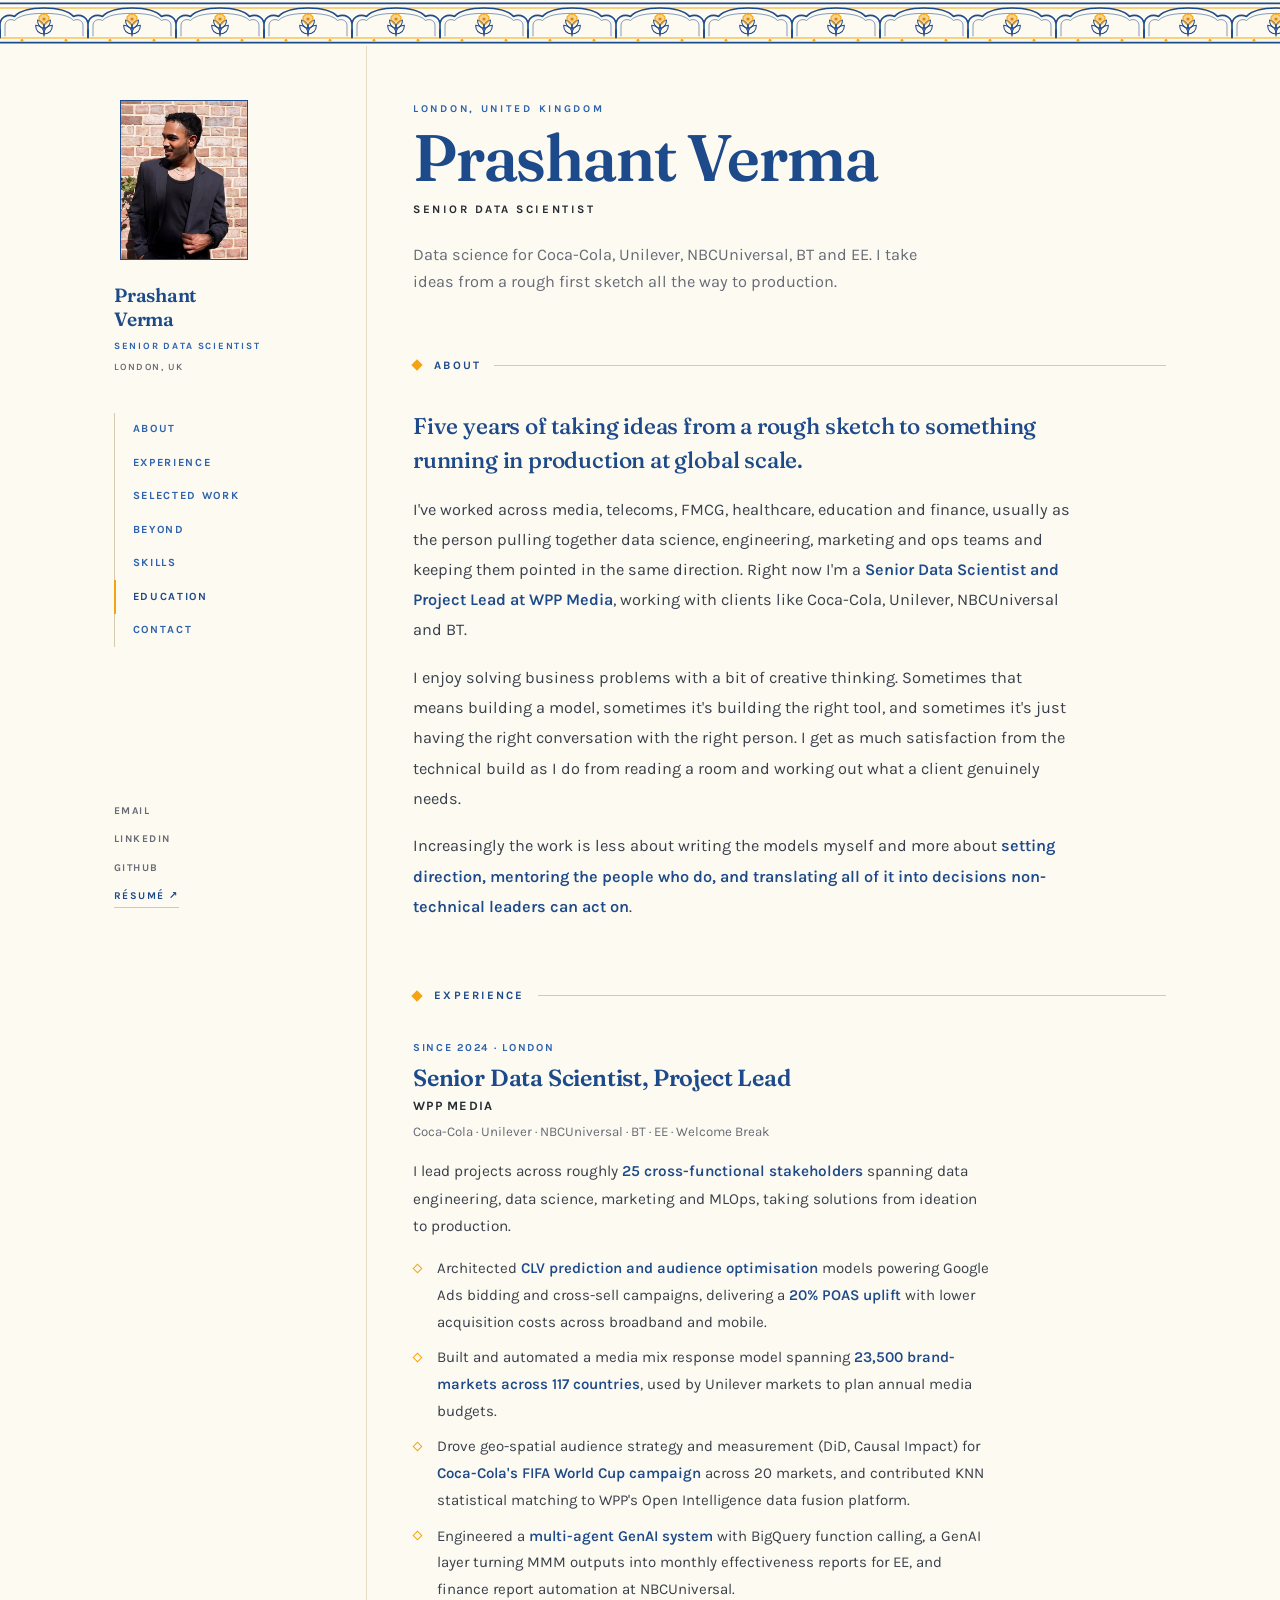
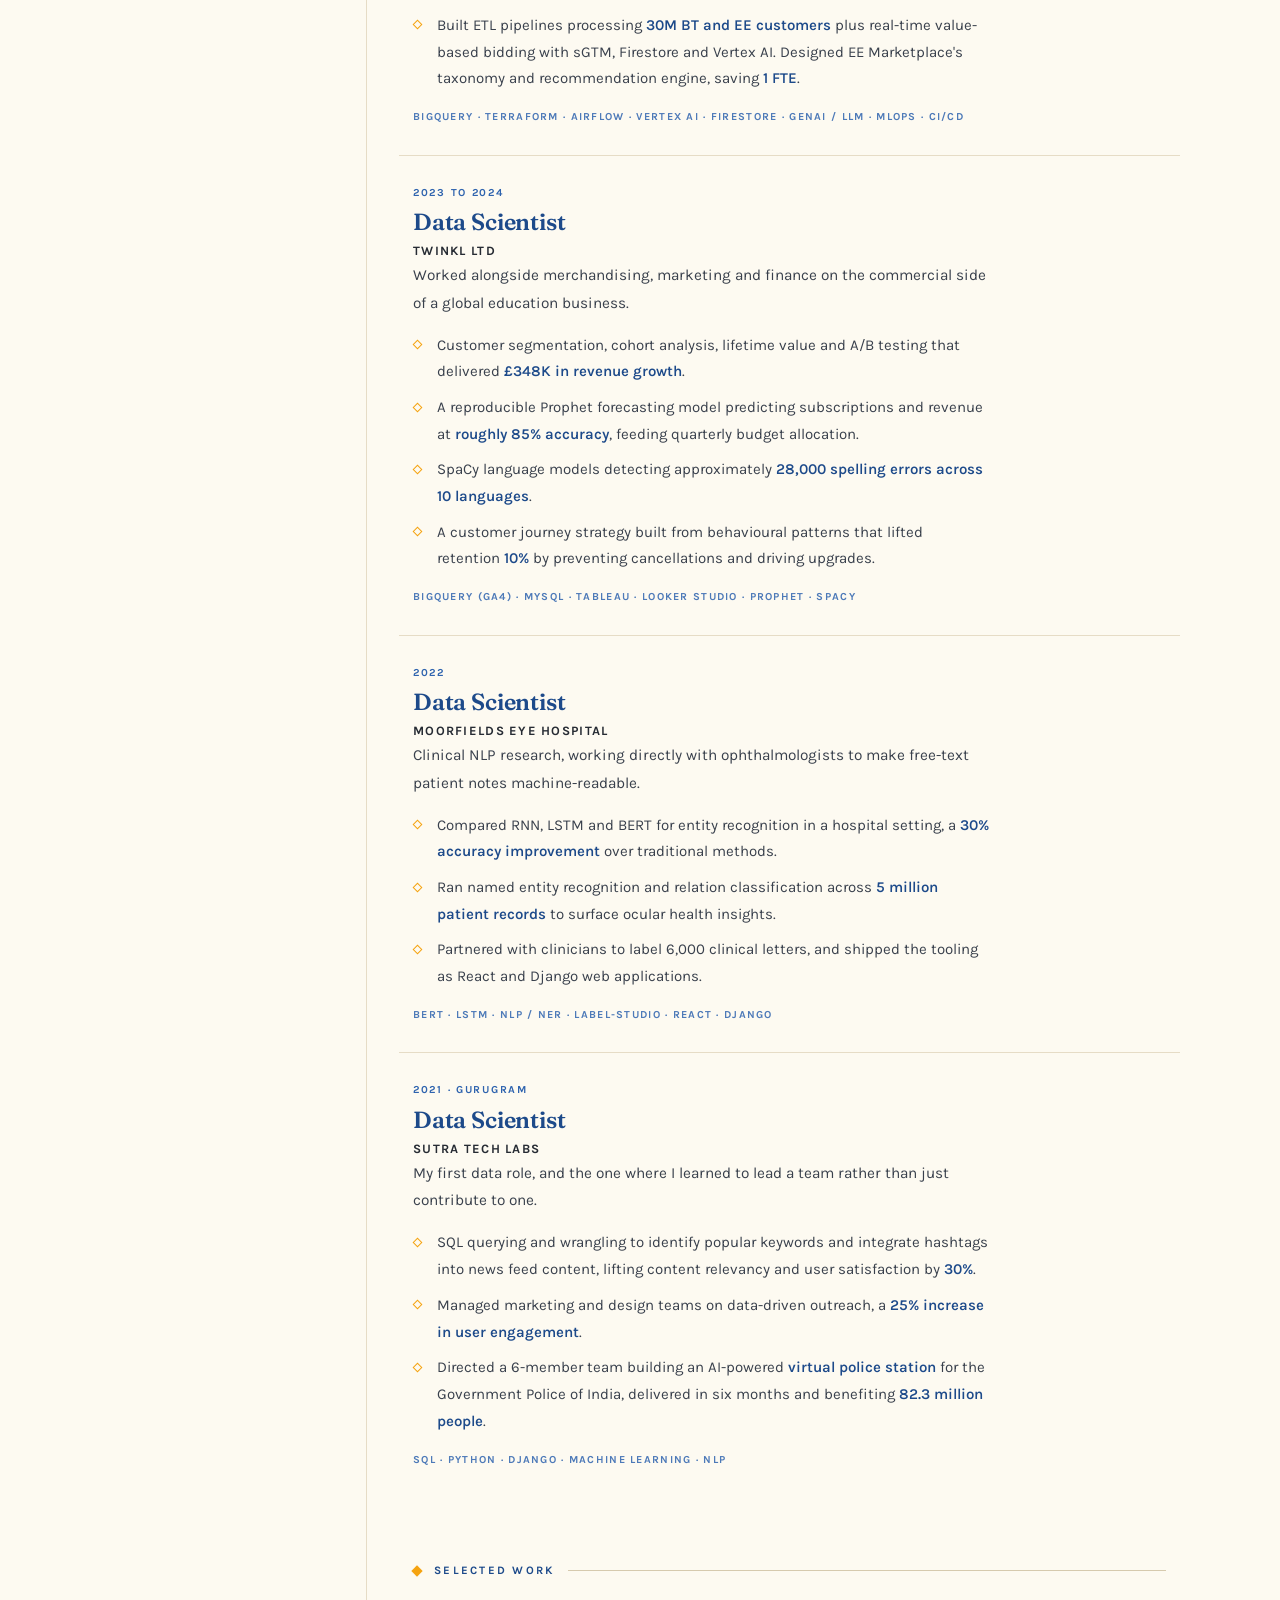
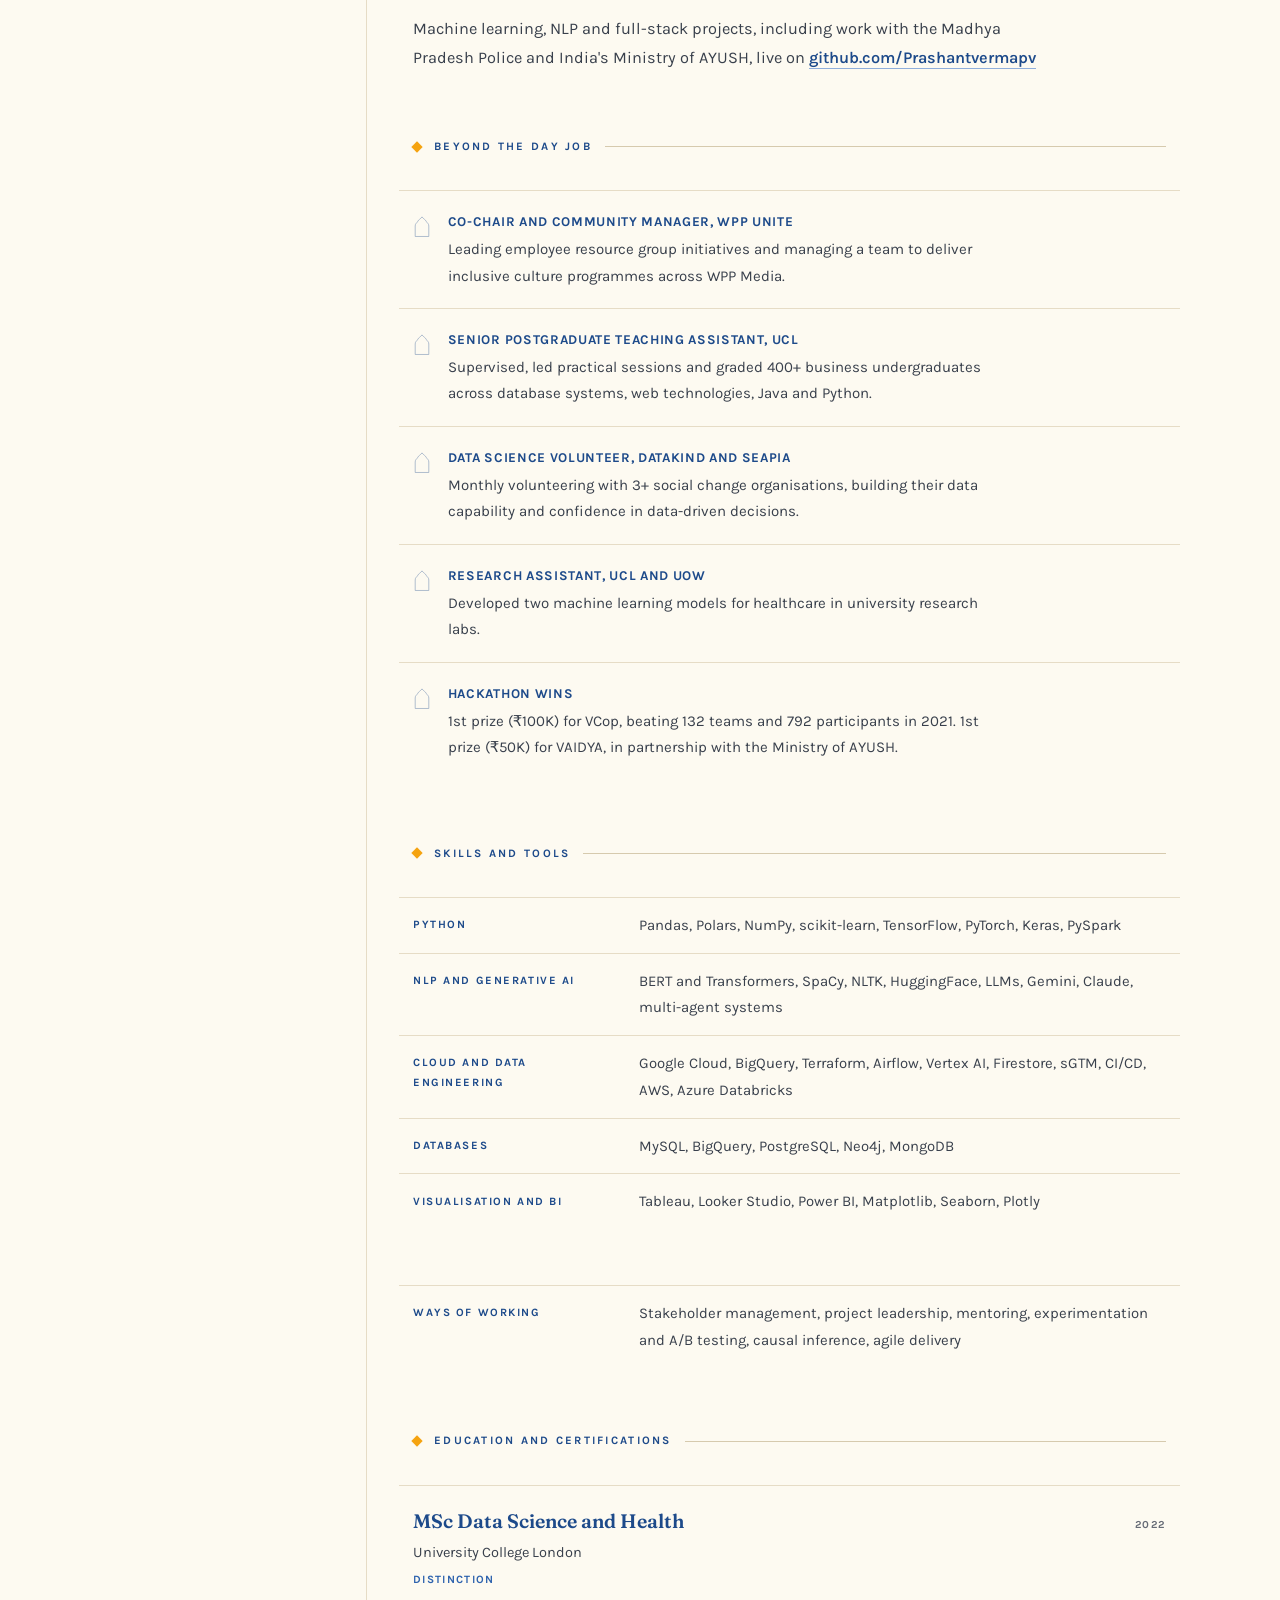
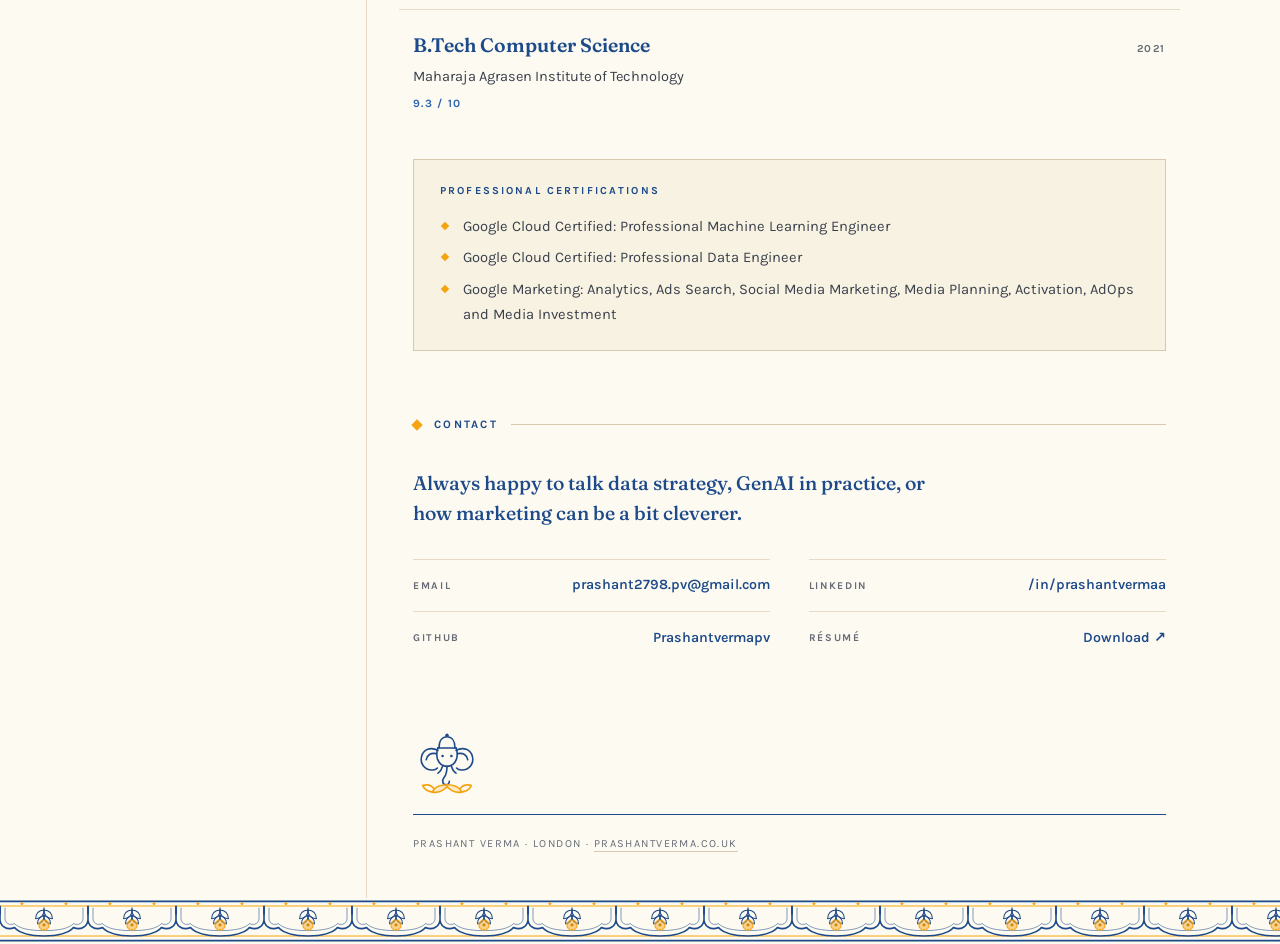
<file: index.html>
<!DOCTYPE html>
<html lang="en">
<head>
<meta charset="UTF-8">
<meta name="viewport" content="width=device-width, initial-scale=1.0">
<title>Prashant Verma, Senior Data Scientist</title>
<meta name="description" content="Prashant Verma, Senior Data Scientist in London. Data science for Coca-Cola, Unilever, NBCUniversal, BT and EE. Machine learning, GenAI and data engineering across media, healthcare, education and finance.">
<link rel="preconnect" href="https://fonts.googleapis.com">
<link rel="preconnect" href="https://fonts.gstatic.com" crossorigin>
<link href="https://fonts.googleapis.com/css2?family=Fraunces:ital,opsz,wght,SOFT,WONK@0,9..144,400..700,0..100,0..1&family=Karla:wght@400;500;600;700&display=swap" rel="stylesheet">
<style>
*,*::before,*::after{box-sizing:border-box;margin:0;padding:0}

:root{
  --cream:#FDFAF1;
  --cream-2:#F8F2E2;
  --indigo:#1D4A8A;
  --indigo-2:#2E63AE;
  --indigo-pale:#8FAEDB;
  --marigold:#F5A310;
  --marigold-2:#D98708;
  --ink:#262B33;
  --muted:#666B76;
  --rule:#E6DCC6;
  --rule-2:#D6CAAE;
}

html{scroll-behavior:smooth}
body{
  background:var(--cream);
  color:var(--ink);
  font-family:'Karla',system-ui,sans-serif;
  font-size:16px;
  line-height:1.72;
  -webkit-font-smoothing:antialiased;
}
a{color:inherit;text-decoration:none}
::selection{background:#FFE0A3;color:var(--indigo)}

h1,h2,h3,.serif{
  font-family:'Fraunces',Georgia,serif;
  font-variation-settings:'SOFT' 20,'WONK' 0;
  font-optical-sizing:auto;
  font-weight:600;
  line-height:1.18;
  letter-spacing:-.008em;
}

/* ══════════ HORIZONTAL FRIEZE ══════════ */
.frieze{width:100%;height:46px;overflow:hidden;pointer-events:none}
.frieze svg{width:100%;height:46px;display:block}
.frieze-b{transform:scaleY(-1)}

/* ══════════ PAGE / SIDEBAR ══════════ */
.page{display:flex;max-width:1104px;margin:0 auto;padding:0 26px}

.sidebar{
  width:252px;flex-shrink:0;
  position:sticky;top:0;align-self:flex-start;height:100vh;
  padding:54px 30px 38px 0;
  display:flex;flex-direction:column;
}
.sb-photo{
  position:relative;width:128px;height:160px;
  border:1px solid var(--indigo);background:var(--cream-2);
  margin:0 0 1.45rem 6px;
}
.sb-photo::after{content:'';position:absolute;inset:-6px;border:1px solid var(--marigold);pointer-events:none}
.sb-photo img{width:100%;height:100%;object-fit:cover;display:block}
.sb-name{
  font-family:'Fraunces',Georgia,serif;
  font-variation-settings:'SOFT' 20,'WONK' 0;
  font-weight:600;font-size:1.2rem;line-height:1.25;
  color:var(--indigo);letter-spacing:-.012em;
}
.sb-role{font-size:.6rem;letter-spacing:.18em;text-transform:uppercase;color:var(--indigo-2);font-weight:700;margin-top:.45rem}
.sb-loc{font-size:.6rem;letter-spacing:.15em;text-transform:uppercase;color:var(--muted);font-weight:600;margin-top:.28rem}

.sb-nav{display:flex;flex-direction:column;margin-top:2.3rem;border-left:1px solid var(--rule-2)}
.sb-nav a{
  font-size:.685rem;letter-spacing:.15em;text-transform:uppercase;font-weight:700;
  color:var(--indigo-2);padding:.46rem 0 .46rem 1.05rem;
  margin-left:-1px;border-left:2px solid transparent;transition:.15s;
}
.sb-nav a:hover{color:var(--indigo)}
.sb-nav a.on{color:var(--indigo);border-left-color:var(--marigold)}

.sb-links{margin-top:auto;padding-top:2rem;display:flex;flex-direction:column;gap:.55rem;align-items:flex-start}
.sb-links a{
  font-size:.645rem;letter-spacing:.14em;text-transform:uppercase;font-weight:700;
  color:var(--muted);border-bottom:1px solid transparent;padding-bottom:1px;transition:.15s;
}
.sb-links a:hover{color:var(--indigo);border-bottom-color:var(--marigold)}
.sb-links .sb-res{color:var(--indigo);border-bottom-color:var(--rule-2)}

.content{flex:1;min-width:0;max-width:800px;border-left:1px solid var(--rule);padding:54px 0 0 46px}

/* ══════════ MASTHEAD ══════════ */
.masthead{margin-bottom:60px}

.eyebrow{font-size:.65rem;letter-spacing:.26em;text-transform:uppercase;color:var(--indigo-2);font-weight:700}
.name{
  font-family:'Fraunces',Georgia,serif;
  font-variation-settings:'SOFT' 20,'WONK' 0;
  font-weight:600;
  font-size:clamp(2.4rem,7.4vw,4.1rem);
  letter-spacing:-.018em;color:var(--indigo);
  margin:.42rem 0 .5rem;line-height:1.02;
}
.role{font-size:.72rem;font-weight:700;letter-spacing:.22em;text-transform:uppercase;color:var(--ink)}
.tagline{font-size:1.02rem;color:var(--muted);max-width:54ch;margin-top:1.35rem;line-height:1.68}

/* ══════════ SECTION HEADERS ══════════ */
section{padding-bottom:64px}
section:last-of-type{padding-bottom:24px}
.shead{display:flex;align-items:center;gap:13px;margin-bottom:2.1rem}
.shead::before{
  content:'';width:8px;height:8px;flex-shrink:0;
  background:var(--marigold);transform:rotate(45deg);
}
.shead .r{flex:1;height:1px;background:var(--rule-2)}
.shead-txt{
  font-size:.71rem;letter-spacing:.2em;text-transform:uppercase;
  font-weight:700;color:var(--indigo);
}

/* ══════════ ABOUT ══════════ */
.prose p{font-size:1.02rem;line-height:1.85;color:#39404C;margin-bottom:1.1rem;max-width:66ch}
.prose p:last-child{margin-bottom:0}
.prose strong{color:var(--indigo);font-weight:600}
.lead{
  font-family:'Fraunces',Georgia,serif !important;
  font-variation-settings:'SOFT' 20,'WONK' 0;
  font-weight:500;
  font-size:1.42rem !important;line-height:1.5 !important;
  color:var(--indigo) !important;letter-spacing:-.008em;max-width:47ch !important;
}

/* ══════════ EXPERIENCE ══════════ */
.job{padding:28px 0;border-top:1px solid var(--rule)}
.job:first-of-type{border-top:none;padding-top:0}
.job-when{font-size:.67rem;letter-spacing:.16em;text-transform:uppercase;color:var(--indigo-2);font-weight:700;margin-bottom:.4rem}
.job-role{font-size:1.46rem;color:var(--indigo)}
.job-co{font-size:.8rem;font-weight:700;letter-spacing:.1em;text-transform:uppercase;color:var(--ink);margin-top:.25rem}
.job-clients{font-size:.83rem;color:var(--muted);margin-top:.2rem;margin-bottom:.9rem}
.job p{font-size:.96rem;line-height:1.8;color:#39404C;margin-bottom:.9rem;max-width:64ch}
.job strong{color:var(--indigo);font-weight:600}

ul.pts{list-style:none}
ul.pts li{position:relative;padding-left:1.5rem;font-size:.94rem;line-height:1.78;color:#39404C;margin-bottom:.55rem;max-width:64ch}
ul.pts li:last-child{margin-bottom:0}
ul.pts li::before{
  content:'';position:absolute;left:1px;top:.64em;
  width:7px;height:7px;border:1.3px solid var(--marigold);transform:rotate(45deg);
}
ul.pts li strong{color:var(--indigo);font-weight:600}

.stack{margin-top:1rem;font-size:.67rem;letter-spacing:.12em;text-transform:uppercase;color:var(--indigo-2);font-weight:700;opacity:.85}

/* ══════════ WORK ══════════ */
.work-line{font-size:1.02rem;line-height:1.8;color:#39404C;max-width:64ch}
.work-line a{color:var(--indigo);font-weight:600;border-bottom:1px solid var(--indigo-pale);padding-bottom:1px}
.work-line a:hover{color:var(--ink);border-bottom-color:var(--marigold)}

/* ══════════ BEYOND ══════════ */
.beyond{padding:19px 0;border-top:1px solid var(--rule);display:flex;gap:1.05rem}
.beyond:first-of-type{border-top:none;padding-top:0}
.beyond-glyph{width:18px;flex-shrink:0;color:var(--indigo);padding-top:5px;opacity:.55}
.beyond-glyph svg{width:18px;height:22px;display:block}
.beyond-t{font-size:.84rem;font-weight:700;letter-spacing:.05em;color:var(--indigo);margin-bottom:.2rem;text-transform:uppercase}
.beyond-d{font-size:.94rem;line-height:1.75;color:#39404C;max-width:62ch}

/* ══════════ SKILLS ══════════ */
.skill{display:grid;grid-template-columns:200px 1fr;gap:1.6rem;padding:14px 0;border-top:1px solid var(--rule)}
.skill:first-of-type{border-top:none;padding-top:0}
.skill-k{font-size:.7rem;letter-spacing:.14em;text-transform:uppercase;font-weight:700;color:var(--indigo);padding-top:.2rem}
.skill-v{font-size:.93rem;line-height:1.8;color:#39404C}

/* ══════════ EDUCATION ══════════ */
.edu{padding:19px 0;border-top:1px solid var(--rule)}
.edu:first-of-type{border-top:none;padding-top:0}
.edu-top{display:flex;justify-content:space-between;align-items:baseline;gap:1rem;flex-wrap:wrap}
.edu-t{font-family:'Fraunces',Georgia,serif;font-variation-settings:'SOFT' 20,'WONK' 0;font-weight:600;font-size:1.22rem;color:var(--indigo)}
.edu-y{font-size:.67rem;letter-spacing:.14em;text-transform:uppercase;color:var(--muted);font-weight:700;white-space:nowrap}
.edu-s{font-size:.91rem;color:#39404C;margin-top:.1rem}
.edu-g{font-size:.7rem;letter-spacing:.12em;text-transform:uppercase;color:var(--indigo-2);font-weight:700;margin-top:.35rem}
.certs{margin-top:26px;border:1px solid var(--rule-2);background:var(--cream-2);padding:22px 26px}
.certs-h{font-size:.67rem;letter-spacing:.2em;text-transform:uppercase;font-weight:700;color:var(--indigo);margin-bottom:.85rem}
.certs ul{list-style:none}
.certs li{position:relative;padding-left:1.45rem;font-size:.92rem;line-height:1.72;color:#39404C;margin-bottom:.4rem}
.certs li:last-child{margin-bottom:0}
.certs li::before{content:'';position:absolute;left:2px;top:.6em;width:6px;height:6px;background:var(--marigold);transform:rotate(45deg);opacity:1}

/* ══════════ CONTACT ══════════ */
.contact-intro{
  font-family:'Fraunces',Georgia,serif;font-variation-settings:'SOFT' 20,'WONK' 0;font-weight:500;
  font-size:1.22rem;line-height:1.55;color:var(--indigo);max-width:40ch;margin-bottom:1.9rem;
}
.contact-grid{display:grid;grid-template-columns:1fr 1fr;gap:0 2.4rem}
.cx{display:flex;justify-content:space-between;align-items:center;gap:1rem;padding:.85rem 0;border-top:1px solid var(--rule);font-size:.89rem}
.cx-k{font-size:.65rem;letter-spacing:.16em;text-transform:uppercase;color:var(--muted);font-weight:700}
.cx-v{color:var(--indigo);font-weight:600;text-align:right;overflow-wrap:anywhere}
.cx:hover .cx-v{text-decoration:underline;text-underline-offset:3px}

/* ══════════ FOOTER ══════════ */
.ganesh{margin-top:44px}
.ganesh svg{width:68px;height:64px;display:block;color:var(--indigo)}
footer{margin-top:18px;padding:20px 0 44px;border-top:1.5px solid var(--indigo)}
footer p{font-size:.68rem;letter-spacing:.13em;text-transform:uppercase;color:var(--muted)}
footer a{border-bottom:1px solid var(--rule-2);padding-bottom:1px}
footer a:hover{color:var(--indigo);border-bottom-color:var(--marigold)}


/* ══════════ MOTION AND INTERACTION ══════════ */
.reveal{opacity:0;transform:translateY(16px)}
.reveal.in{opacity:1;transform:none;
  transition:opacity .65s cubic-bezier(.22,.7,.3,1),transform .65s cubic-bezier(.22,.7,.3,1)}

.sb-photo{overflow:hidden}
.sb-photo img{transition:transform .7s cubic-bezier(.2,.7,.3,1)}
.sb-photo::after{transition:inset .3s cubic-bezier(.2,.7,.3,1),border-color .3s}
.sb-photo:hover img{transform:scale(1.055)}
.sb-photo:hover::after{inset:-10px}

.sb-nav a{transition:color .18s,padding-left .22s cubic-bezier(.2,.7,.3,1),border-color .22s}
.sb-nav a:hover{padding-left:1.35rem}

.shead::before{transition:transform .45s cubic-bezier(.2,.7,.3,1),background .25s}
.shead:hover::before{transform:rotate(135deg) scale(1.2)}

.job,.beyond,.edu,.skill{
  transition:background .3s ease;
  margin-left:-14px;padding-left:14px;padding-right:14px;margin-right:-14px;
}
.job:hover,.beyond:hover,.edu:hover,.skill:hover{
  background:linear-gradient(90deg,rgba(245,163,16,.10),rgba(245,163,16,.02) 55%,rgba(245,163,16,0));
}
.job ul.pts li::before,.certs li::before{transition:transform .3s cubic-bezier(.2,.7,.3,1)}
.job:hover ul.pts li::before{transform:rotate(135deg)}
.beyond-glyph{transition:opacity .3s,transform .4s cubic-bezier(.2,.7,.3,1)}
.beyond:hover .beyond-glyph{opacity:1;transform:translateY(-2px)}

.cx{position:relative;transition:color .2s}
.cx::after{content:'';position:absolute;left:0;bottom:0;height:2px;width:0;background:var(--marigold);transition:width .35s cubic-bezier(.2,.7,.3,1)}
.cx:hover::after{width:100%}
.cx:hover .cx-v{color:var(--indigo-2)}
.cx:hover{text-decoration:none}

.work-line a,.sb-links a,footer a{transition:color .18s,border-color .18s}

.ganesh svg{transition:transform .6s cubic-bezier(.2,.7,.3,1)}
.ganesh:hover svg{transform:translateY(-3px) scale(1.04)}

.totop{
  position:fixed;right:26px;bottom:26px;width:44px;height:44px;
  border:1px solid var(--indigo);background:var(--cream);color:var(--indigo);
  display:grid;place-items:center;font-size:1rem;z-index:30;
  opacity:0;pointer-events:none;transform:translateY(8px);
  transition:opacity .3s,transform .3s,background .2s,color .2s,border-color .2s;
}
.totop::after{content:'';position:absolute;inset:-5px;border:1px solid var(--marigold);opacity:0;transition:opacity .25s,inset .25s}
.totop.show{opacity:1;pointer-events:auto;transform:none}
.totop:hover{background:var(--marigold);border-color:var(--marigold);color:#fff}
.totop:hover::after{opacity:1;inset:-7px}

@media(prefers-reduced-motion:reduce){
  html{scroll-behavior:auto}
  .reveal,.reveal.in{opacity:1;transform:none;transition:none}
  *{animation:none !important}
  .sb-photo:hover img,.ganesh:hover svg,.shead:hover::before,.job:hover ul.pts li::before{transform:none}
}
@media(max-width:900px){
  .job,.beyond,.edu,.skill{margin-left:0;margin-right:0;padding-left:0;padding-right:0}
  .totop{right:16px;bottom:16px;width:40px;height:40px}
}

/* ══════════ RESPONSIVE ══════════ */
@media(max-width:1040px){
  .page{max-width:960px}
  .sidebar{width:214px;padding-right:24px}
  .content{padding-left:36px}
}
@media(max-width:900px){
  .page{flex-direction:column;max-width:760px;padding:0 22px}
  .sidebar{display:block;width:auto;position:static;height:auto;padding:30px 0 0}
  .sb-txt{display:none}
  .sb-photo{width:76px;height:95px;margin:0 0 1.15rem 6px}
  .sb-nav{
    flex-direction:row;flex-wrap:wrap;gap:0 1.45rem;margin-top:0;
    border-left:none;border-bottom:1px solid var(--rule-2);
  }
  .sb-nav a{
    padding:.32rem 0;margin-left:0;margin-bottom:-1px;
    border-left:none;border-bottom:2px solid transparent;
  }
  .sb-nav a.on{border-left-color:transparent;border-bottom-color:var(--marigold)}
  .sb-links{margin-top:1.25rem;padding-top:0;flex-direction:row;flex-wrap:wrap;gap:.5rem 1.35rem}
  .content{border-left:none;max-width:none;padding:32px 0 0}
}
@media(max-width:640px){
  .frieze,.frieze svg{height:34px}
}
@media(max-width:640px){
  body{font-size:15.5px}
  .page{padding:0 18px}
  .sidebar{padding-top:22px}
  .masthead{margin-bottom:44px}
  .tagline{font-size:.97rem}
  .lead{font-size:1.2rem !important;max-width:none !important}
  .skill{grid-template-columns:1fr;gap:.25rem}
  .contact-grid{grid-template-columns:1fr;gap:0}
  section{padding-bottom:48px}
  .certs{padding:20px 18px}
  .shead-txt{font-size:.63rem;letter-spacing:.14em}
  .contact-intro{font-size:1.1rem}
}
</style>
</head>
<body>

<!-- ══════════════ ORNAMENT DEFINITIONS ══════════════ -->
<svg width="0" height="0" style="position:absolute" aria-hidden="true">
  <defs>





    <symbol id="arch" viewBox="0 0 34 42">
      <g fill="none" stroke="currentColor" stroke-width="1.2" stroke-linejoin="round">
        <path d="M4 41V21c0-5 3.4-5.6 5-9 1.6-3.4 4.4-3.6 8-8.4 3.6 4.8 6.4 5 8 8.4 1.6 3.4 5 4 5 9v20"/>
        <path d="M4 41h26"/>
      </g>
    </symbol>

    <!-- Ganesha, single-weight line art -->
    <symbol id="ganesha" viewBox="0 0 68 64">
      <g fill="none" stroke="currentColor" stroke-width="1.6" stroke-linecap="round" stroke-linejoin="round">
        <!-- finial and crown (mukut) -->
        <circle cx="34" cy="3.2" r="1.7" fill="currentColor" stroke="none"/>
        <path d="M26 16c0-7.5 3.6-11.2 8-11.2S42 8.5 42 16"/>
        <path d="M24.6 16h18.8"/>
        <!-- head -->
        <path d="M24.8 16c-1.2 4-1.4 8-.2 11.4 1.8 4.6 5.4 7 9.4 7s7.6-2.4 9.4-7c1.2-3.4 1-7.4-.2-11.4"/>
        <!-- ears -->
        <path d="M25 18.4c-7.5-4-14.6-1-16.4 6-1.8 7.2 3 14 11 13.6 2.2-.1 3.8-.8 4.8-2"/>
        <path d="M23.2 21.6c-5.4-1-9.2 1.4-10 6.2"/>
        <path d="M43 18.4c7.5-4 14.6-1 16.4 6 1.8 7.2-3 14-11 13.6-2.2-.1-3.8-.8-4.8-2"/>
        <path d="M44.8 21.6c5.4-1 9.2 1.4 10 6.2"/>
        <!-- eyes -->
        <circle cx="29.6" cy="24" r="1.3" fill="currentColor" stroke="none"/>
        <circle cx="38.4" cy="24" r="1.3" fill="currentColor" stroke="none"/>
        <!-- tusks -->
        <path d="M29.4 34.6c-.8 3.2-2.2 5.2-4.4 6.6"/>
        <path d="M38.6 34.6c.8 3.2 2.2 5.2 4.4 6.6"/>
        <!-- trunk -->
        <path d="M34 34.4c0 5.6-1 8.6-3 11.2-2.6 3.4-1.1 7.1 2 7.1 2.2 0 3.5-1.5 3.3-3.3"/>
        <!-- lotus seat -->
        <path d="M34 54.4c-3.6 4.4-9.2 6.6-14.6 5.7 1.8-4.7 7.2-7.4 14.6-7.4s12.8 2.7 14.6 7.4c-5.4.9-11-1.3-14.6-5.7Z" stroke="#F5A310" fill="#F5A310" fill-opacity=".2"/>
        <path d="M19.4 60.1c-4.8-.7-8.4-3.1-9.8-6.7 4.8-1.2 9-.3 11.4 3.4" stroke="#F5A310"/>
        <path d="M48.6 60.1c4.8-.7 8.4-3.1 9.8-6.7-4.8-1.2-9-.3-11.4 3.4" stroke="#F5A310"/>
      </g>
    </symbol>


    <!-- arcade frieze: marigold flowering in each arched niche -->
    <pattern id="frieze" width="88" height="46" patternUnits="userSpaceOnUse">
      <g fill="none" stroke-linecap="round" stroke-linejoin="round">
        <!-- ruled edges -->
        <path d="M-2 3.4H90" stroke="#1D4A8A" stroke-width="1.9"/>
        <path d="M-2 8H90"   stroke="#F5A310" stroke-width="1.2"/>
        <path d="M-2 42.6H90" stroke="#1D4A8A" stroke-width="1.9"/>
        <path d="M-2 38H90"  stroke="#F5A310" stroke-width="1.2"/>
        <!-- cusped arcade -->
        <path d="M0 36V25c0-7.6 7-11.6 14.6-8.6C20 10.6 30 8 44 8s24 2.6 29.4 8.4C81 13.4 88 17.4 88 25v11"
              stroke="#1D4A8A" stroke-width="1.6"/>
        <path d="M5 36V25.6c0-4.8 4.4-7.4 9.6-5.2C19 15.6 29 13.4 44 13.4s25 2.2 29.4 7c5.2-2.2 9.6.4 9.6 5.2V36"
              stroke="#1D4A8A" stroke-width="1" stroke-opacity=".55"/>
        <!-- piers, drawn at both tile edges so the seam joins -->
        <path d="M0 30V37.6" stroke="#1D4A8A" stroke-width="1.9"/>
        <path d="M88 30V37.6" stroke="#1D4A8A" stroke-width="1.9"/>
        <!-- flowering plant seated in the niche -->
        <g transform="translate(44,0)">
          <path d="M0 36V24" stroke="#1D4A8A" stroke-width="1.2" stroke-opacity="1"/>
          <path d="M0 34c-5.4-.4-8.2-3.4-8.4-8.8 5.4.4 8.2 3.4 8.4 8.8Z" stroke="#1D4A8A" stroke-width="1.05" stroke-opacity="1"/>
          <path d="M0 34c5.4-.4 8.2-3.4 8.4-8.8-5.4.4-8.2 3.4-8.4 8.8Z" stroke="#1D4A8A" stroke-width="1.05" stroke-opacity="1"/>
          <path d="M0 28.5c-4.4-1.2-6.6-4-6.4-8.4 4.4 1.2 6.6 4 6.4 8.4Z" stroke="#1D4A8A" stroke-width="1.05" stroke-opacity="1"/>
          <path d="M0 28.5c4.4-1.2 6.6-4 6.4-8.4-4.4 1.2-6.6 4-6.4 8.4Z" stroke="#1D4A8A" stroke-width="1.05" stroke-opacity="1"/>
          <g transform="translate(0,19)">
            <path d="M4.5 0A1.85 1.85 0 0 1 3.18 3.18 1.85 1.85 0 0 1 0 4.5 1.85 1.85 0 0 1-3.18 3.18 1.85 1.85 0 0 1-4.5 0 1.85 1.85 0 0 1-3.18-3.18 1.85 1.85 0 0 1 0-4.5 1.85 1.85 0 0 1 3.18-3.18 1.85 1.85 0 0 1 4.5 0Z"
                  fill="#F5A310" fill-opacity=".45" stroke="#F5A310" stroke-width="1.05"/>
            <circle cx="0" cy="0" r="1.6" fill="#D98708" stroke="none"/>
          </g>
        </g>
        <!-- buds in the spandrels -->
        <circle cx="22" cy="40.3" r="1.4" fill="#F5A310" fill-opacity="1"/>
        <circle cx="66" cy="40.3" r="1.4" fill="#F5A310" fill-opacity="1"/>
      </g>
    </pattern>

  </defs>
</svg>

<div class="frieze" aria-hidden="true"><svg><rect width="100%" height="100%" fill="url(#frieze)"/></svg></div>

<div class="page">

  <!-- ══════════════ SIDEBAR ══════════════ -->
  <aside class="sidebar">
    <div class="sb-id">
      <div class="sb-photo"><img src="assets/prashant.jpg" alt="Prashant Verma" width="128" height="160"></div>
      <div class="sb-txt">
        <div class="sb-name">Prashant<br>Verma</div>
        <div class="sb-role">Senior Data Scientist</div>
        <div class="sb-loc">London, UK</div>
      </div>
    </div>

    <nav class="sb-nav">
      <a class="on" href="#about">About</a>
      <a href="#experience">Experience</a>
      <a href="#work">Selected work</a>
      <a href="#beyond">Beyond</a>
      <a href="#skills">Skills</a>
      <a href="#education">Education</a>
      <a href="#contact">Contact</a>
    </nav>

    <div class="sb-links">
      <a href="mailto:prashant2798.pv@gmail.com">Email</a>
      <a href="https://linkedin.com/in/prashantvermaa" target="_blank" rel="noopener">LinkedIn</a>
      <a href="https://github.com/Prashantvermapv" target="_blank" rel="noopener">GitHub</a>
      <a class="sb-res" href="https://drive.google.com/file/d/1QwGwLtvhFz5xvsEtPuu3sFUD4pf5P1sD/view?usp=sharing" target="_blank" rel="noopener">Résumé ↗</a>
    </div>
  </aside>

  <main class="content">

  <!-- ══════════════ MASTHEAD ══════════════ -->
  <header class="masthead">
    <div class="eyebrow">London, United Kingdom</div>
    <h1 class="name">Prashant Verma</h1>
    <div class="role">Senior Data Scientist</div>
    <p class="tagline">Data science for Coca-Cola, Unilever, NBCUniversal, BT and EE. I take ideas from a rough first sketch all the way to production.</p>
  </header>

  <!-- ══════════════ 01 ABOUT ══════════════ -->
  <section id="about">
    <div class="shead">
      <span class="shead-txt">About</span>
      <i class="r"></i>
    </div>
    <div class="prose">
      <p class="lead">Five years of taking ideas from a rough sketch to something running in production at global scale.</p>
      <p>I've worked across media, telecoms, FMCG, healthcare, education and finance, usually as the person pulling together data science, engineering, marketing and ops teams and keeping them pointed in the same direction. Right now I'm a <strong>Senior Data Scientist and Project Lead at WPP Media</strong>, working with clients like Coca-Cola, Unilever, NBCUniversal and BT.</p>
      <p>I enjoy solving business problems with a bit of creative thinking. Sometimes that means building a model, sometimes it's building the right tool, and sometimes it's just having the right conversation with the right person. I get as much satisfaction from the technical build as I do from reading a room and working out what a client genuinely needs.</p>
      <p>Increasingly the work is less about writing the models myself and more about <strong>setting direction, mentoring the people who do, and translating all of it into decisions non-technical leaders can act on</strong>.</p>
    </div>
  </section>

  <!-- ══════════════ 02 EXPERIENCE ══════════════ -->
  <section id="experience">
    <div class="shead">
      <span class="shead-txt">Experience</span>
      <i class="r"></i>
    </div>

    <article class="job">
      <div class="job-when">Since 2024 · London</div>
      <h3 class="job-role">Senior Data Scientist, Project Lead</h3>
      <div class="job-co">WPP Media</div>
      <div class="job-clients">Coca-Cola · Unilever · NBCUniversal · BT · EE · Welcome Break</div>
      <p>I lead projects across roughly <strong>25 cross-functional stakeholders</strong> spanning data engineering, data science, marketing and MLOps, taking solutions from ideation to production.</p>
      <ul class="pts">
        <li>Architected <strong>CLV prediction and audience optimisation</strong> models powering Google Ads bidding and cross-sell campaigns, delivering a <strong>20% POAS uplift</strong> with lower acquisition costs across broadband and mobile.</li>
        <li>Built and automated a media mix response model spanning <strong>23,500 brand-markets across 117 countries</strong>, used by Unilever markets to plan annual media budgets.</li>
        <li>Drove geo-spatial audience strategy and measurement (DiD, Causal Impact) for <strong>Coca-Cola's FIFA World Cup campaign</strong> across 20 markets, and contributed KNN statistical matching to WPP's Open Intelligence data fusion platform.</li>
        <li>Engineered a <strong>multi-agent GenAI system</strong> with BigQuery function calling, a GenAI layer turning MMM outputs into monthly effectiveness reports for EE, and finance report automation at NBCUniversal.</li>
        <li>Built ETL pipelines processing <strong>30M BT and EE customers</strong> plus real-time value-based bidding with sGTM, Firestore and Vertex AI. Designed EE Marketplace's taxonomy and recommendation engine, saving <strong>1 FTE</strong>.</li>
      </ul>
      <div class="stack">BigQuery · Terraform · Airflow · Vertex AI · Firestore · GenAI / LLM · MLOps · CI/CD</div>
    </article>

    <article class="job">
      <div class="job-when">2023 to 2024</div>
      <h3 class="job-role">Data Scientist</h3>
      <div class="job-co">Twinkl Ltd</div>
      <p>Worked alongside merchandising, marketing and finance on the commercial side of a global education business.</p>
      <ul class="pts">
        <li>Customer segmentation, cohort analysis, lifetime value and A/B testing that delivered <strong>£348K in revenue growth</strong>.</li>
        <li>A reproducible Prophet forecasting model predicting subscriptions and revenue at <strong>roughly 85% accuracy</strong>, feeding quarterly budget allocation.</li>
        <li>SpaCy language models detecting approximately <strong>28,000 spelling errors across 10 languages</strong>.</li>
        <li>A customer journey strategy built from behavioural patterns that lifted retention <strong>10%</strong> by preventing cancellations and driving upgrades.</li>
      </ul>
      <div class="stack">BigQuery (GA4) · MySQL · Tableau · Looker Studio · Prophet · SpaCy</div>
    </article>

    <article class="job">
      <div class="job-when">2022</div>
      <h3 class="job-role">Data Scientist</h3>
      <div class="job-co">Moorfields Eye Hospital</div>
      <p>Clinical NLP research, working directly with ophthalmologists to make free-text patient notes machine-readable.</p>
      <ul class="pts">
        <li>Compared RNN, LSTM and BERT for entity recognition in a hospital setting, a <strong>30% accuracy improvement</strong> over traditional methods.</li>
        <li>Ran named entity recognition and relation classification across <strong>5 million patient records</strong> to surface ocular health insights.</li>
        <li>Partnered with clinicians to label 6,000 clinical letters, and shipped the tooling as React and Django web applications.</li>
      </ul>
      <div class="stack">BERT · LSTM · NLP / NER · Label-Studio · React · Django</div>
    </article>

    <article class="job">
      <div class="job-when">2021 · Gurugram</div>
      <h3 class="job-role">Data Scientist</h3>
      <div class="job-co">Sutra Tech Labs</div>
      <p>My first data role, and the one where I learned to lead a team rather than just contribute to one.</p>
      <ul class="pts">
        <li>SQL querying and wrangling to identify popular keywords and integrate hashtags into news feed content, lifting content relevancy and user satisfaction by <strong>30%</strong>.</li>
        <li>Managed marketing and design teams on data-driven outreach, a <strong>25% increase in user engagement</strong>.</li>
        <li>Directed a 6-member team building an AI-powered <strong>virtual police station</strong> for the Government Police of India, delivered in six months and benefiting <strong>82.3 million people</strong>.</li>
      </ul>
      <div class="stack">SQL · Python · Django · Machine Learning · NLP</div>
    </article>
  </section>

  <!-- ══════════════ 03 WORK ══════════════ -->
  <section id="work">
    <div class="shead">
      <span class="shead-txt">Selected work</span>
      <i class="r"></i>
    </div>
    <p class="work-line">Machine learning, NLP and full-stack projects, including work with the Madhya Pradesh Police and India's Ministry of AYUSH, live on <a href="https://github.com/Prashantvermapv" target="_blank" rel="noopener">github.com/Prashantvermapv</a></p>
  </section>

  <!-- ══════════════ 04 BEYOND ══════════════ -->
  <section id="beyond">
    <div class="shead">
      <span class="shead-txt">Beyond the day job</span>
      <i class="r"></i>
    </div>

    <div class="beyond">
      <div class="beyond-glyph"><svg viewBox="0 0 34 42"><use href="#arch"/></svg></div>
      <div>
        <div class="beyond-t">Co-Chair and Community Manager, WPP Unite</div>
        <div class="beyond-d">Leading employee resource group initiatives and managing a team to deliver inclusive culture programmes across WPP Media.</div>
      </div>
    </div>

    <div class="beyond">
      <div class="beyond-glyph"><svg viewBox="0 0 34 42"><use href="#arch"/></svg></div>
      <div>
        <div class="beyond-t">Senior Postgraduate Teaching Assistant, UCL</div>
        <div class="beyond-d">Supervised, led practical sessions and graded 400+ business undergraduates across database systems, web technologies, Java and Python.</div>
      </div>
    </div>

    <div class="beyond">
      <div class="beyond-glyph"><svg viewBox="0 0 34 42"><use href="#arch"/></svg></div>
      <div>
        <div class="beyond-t">Data science volunteer, DataKind and SEAPIA</div>
        <div class="beyond-d">Monthly volunteering with 3+ social change organisations, building their data capability and confidence in data-driven decisions.</div>
      </div>
    </div>

    <div class="beyond">
      <div class="beyond-glyph"><svg viewBox="0 0 34 42"><use href="#arch"/></svg></div>
      <div>
        <div class="beyond-t">Research assistant, UCL and UoW</div>
        <div class="beyond-d">Developed two machine learning models for healthcare in university research labs.</div>
      </div>
    </div>

    <div class="beyond">
      <div class="beyond-glyph"><svg viewBox="0 0 34 42"><use href="#arch"/></svg></div>
      <div>
        <div class="beyond-t">Hackathon wins</div>
        <div class="beyond-d">1st prize (₹100K) for VCop, beating 132 teams and 792 participants in 2021. 1st prize (₹50K) for VAIDYA, in partnership with the Ministry of AYUSH.</div>
      </div>
    </div>
  </section>

  <!-- ══════════════ 05 SKILLS ══════════════ -->
  <section id="skills">
    <div class="shead">
      <span class="shead-txt">Skills and tools</span>
      <i class="r"></i>
    </div>

    <div class="skill">
      <div class="skill-k">Python</div>
      <div class="skill-v">Pandas, Polars, NumPy, scikit-learn, TensorFlow, PyTorch, Keras, PySpark</div>
    </div>
    <div class="skill">
      <div class="skill-k">NLP and Generative AI</div>
      <div class="skill-v">BERT and Transformers, SpaCy, NLTK, HuggingFace, LLMs, Gemini, Claude, multi-agent systems</div>
    </div>
    <div class="skill">
      <div class="skill-k">Cloud and data engineering</div>
      <div class="skill-v">Google Cloud, BigQuery, Terraform, Airflow, Vertex AI, Firestore, sGTM, CI/CD, AWS, Azure Databricks</div>
    </div>
    <div class="skill">
      <div class="skill-k">Databases</div>
      <div class="skill-v">MySQL, BigQuery, PostgreSQL, Neo4j, MongoDB</div>
    </div>
    <div class="skill">
      <div class="skill-k">Visualisation and BI</div>
      <div class="skill-v">Tableau, Looker Studio, Power BI, Matplotlib, Seaborn, Plotly</div>
    </div>
    <div class="skill">
      <div class="skill-k">Web</div>
      <div class="skill-v">React, Django, Flask, JavaScript, HTML/CSS</div>
    </div>
    <div class="skill">
      <div class="skill-k">Ways of working</div>
      <div class="skill-v">Stakeholder management, project leadership, mentoring, experimentation and A/B testing, causal inference, agile delivery</div>
    </div>
  </section>

  <!-- ══════════════ 06 EDUCATION ══════════════ -->
  <section id="education">
    <div class="shead">
      <span class="shead-txt">Education and certifications</span>
      <i class="r"></i>
    </div>

    <div class="edu">
      <div class="edu-top">
        <div class="edu-t">MSc Data Science and Health</div>
        <div class="edu-y">2022</div>
      </div>
      <div class="edu-s">University College London</div>
      <div class="edu-g">Distinction</div>
    </div>

    <div class="edu">
      <div class="edu-top">
        <div class="edu-t">B.Tech Computer Science</div>
        <div class="edu-y">2021</div>
      </div>
      <div class="edu-s">Maharaja Agrasen Institute of Technology</div>
      <div class="edu-g">9.3 / 10</div>
    </div>

    <div class="certs">
      <div class="certs-h">Professional certifications</div>
      <ul>
        <li>Google Cloud Certified: Professional Machine Learning Engineer</li>
        <li>Google Cloud Certified: Professional Data Engineer</li>
        <li>Google Marketing: Analytics, Ads Search, Social Media Marketing, Media Planning, Activation, AdOps and Media Investment</li>
      </ul>
    </div>
  </section>

  <!-- ══════════════ 07 CONTACT ══════════════ -->
  <section id="contact">
    <div class="shead">
      <span class="shead-txt">Contact</span>
      <i class="r"></i>
    </div>

    <p class="contact-intro">Always happy to talk data strategy, GenAI in practice, or how marketing can be a bit cleverer.</p>

    <div class="contact-grid">
      <a class="cx" href="mailto:prashant2798.pv@gmail.com">
        <span class="cx-k">Email</span><span class="cx-v">prashant2798.pv@gmail.com</span>
      </a>
      <a class="cx" href="https://linkedin.com/in/prashantvermaa" target="_blank" rel="noopener">
        <span class="cx-k">LinkedIn</span><span class="cx-v">/in/prashantvermaa</span>
      </a>
      <a class="cx" href="https://github.com/Prashantvermapv" target="_blank" rel="noopener">
        <span class="cx-k">GitHub</span><span class="cx-v">Prashantvermapv</span>
      </a>
      <a class="cx" href="https://drive.google.com/file/d/1QwGwLtvhFz5xvsEtPuu3sFUD4pf5P1sD/view?usp=sharing" target="_blank" rel="noopener">
        <span class="cx-k">Résumé</span><span class="cx-v">Download ↗</span>
      </a>
    </div>
  </section>

  <div class="ganesh" aria-hidden="true"><svg viewBox="0 0 68 64"><use href="#ganesha"/></svg></div>

  <footer>
    <p>Prashant Verma · London · <a href="https://prashantverma.co.uk">prashantverma.co.uk</a></p>
  </footer>

  </main>
</div>

<a class="totop" href="#top" aria-label="Back to top">↑</a>

<div class="frieze frieze-b" aria-hidden="true"><svg><rect width="100%" height="100%" fill="url(#frieze)"/></svg></div>

<script>
(function(){
  var reduce = window.matchMedia('(prefers-reduced-motion: reduce)').matches;

  /* scroll spy on the sidebar nav */
  var links = document.querySelectorAll('.sb-nav a');
  var io = new IntersectionObserver(function(entries){
    entries.forEach(function(e){
      if (e.isIntersecting) {
        links.forEach(function(a){ a.classList.remove('on'); });
        var m = document.querySelector('.sb-nav a[href="#' + e.target.id + '"]');
        if (m) m.classList.add('on');
      }
    });
  }, { rootMargin: '-25% 0px -65% 0px' });
  document.querySelectorAll('section[id]').forEach(function(s){ io.observe(s); });

  /* reveal on scroll, with a light stagger inside each section */
  var sel = '.masthead, .shead, .prose, .job, .work-line, .beyond, .skill, .edu, .certs, .contact-intro, .cx, .ganesh';
  var items = Array.prototype.slice.call(document.querySelectorAll(sel));
  if (!reduce) {
    items.forEach(function(el){ el.classList.add('reveal'); });
    var seen = new WeakMap();
    var rio = new IntersectionObserver(function(entries){
      entries.forEach(function(e){
        if (!e.isIntersecting || seen.get(e.target)) return;
        seen.set(e.target, 1);
        var group = e.target.parentElement;
        var sibs = group ? Array.prototype.slice.call(group.children).filter(function(c){
          return c.classList.contains('reveal');
        }) : [];
        var i = Math.max(0, sibs.indexOf(e.target));
        e.target.style.transitionDelay = Math.min(i * 55, 220) + 'ms';
        e.target.classList.add('in');
        rio.unobserve(e.target);
      });
    }, { rootMargin: '0px 0px -8% 0px', threshold: 0.06 });
    items.forEach(function(el){ rio.observe(el); });
    /* anything already on screen at load comes in straight away */
    requestAnimationFrame(function(){
      items.forEach(function(el){
        if (el.getBoundingClientRect().top < window.innerHeight) el.classList.add('in');
      });
    });
  }

  /* back to top */
  var top = document.querySelector('.totop');
  var tick = false;
  window.addEventListener('scroll', function(){
    if (tick) return;
    tick = true;
    requestAnimationFrame(function(){
      top.classList.toggle('show', window.scrollY > 700);
      tick = false;
    });
  }, { passive: true });
  top.addEventListener('click', function(ev){
    ev.preventDefault();
    window.scrollTo({ top: 0, behavior: reduce ? 'auto' : 'smooth' });
  });
})();
</script>
</body>
</html>
</file>
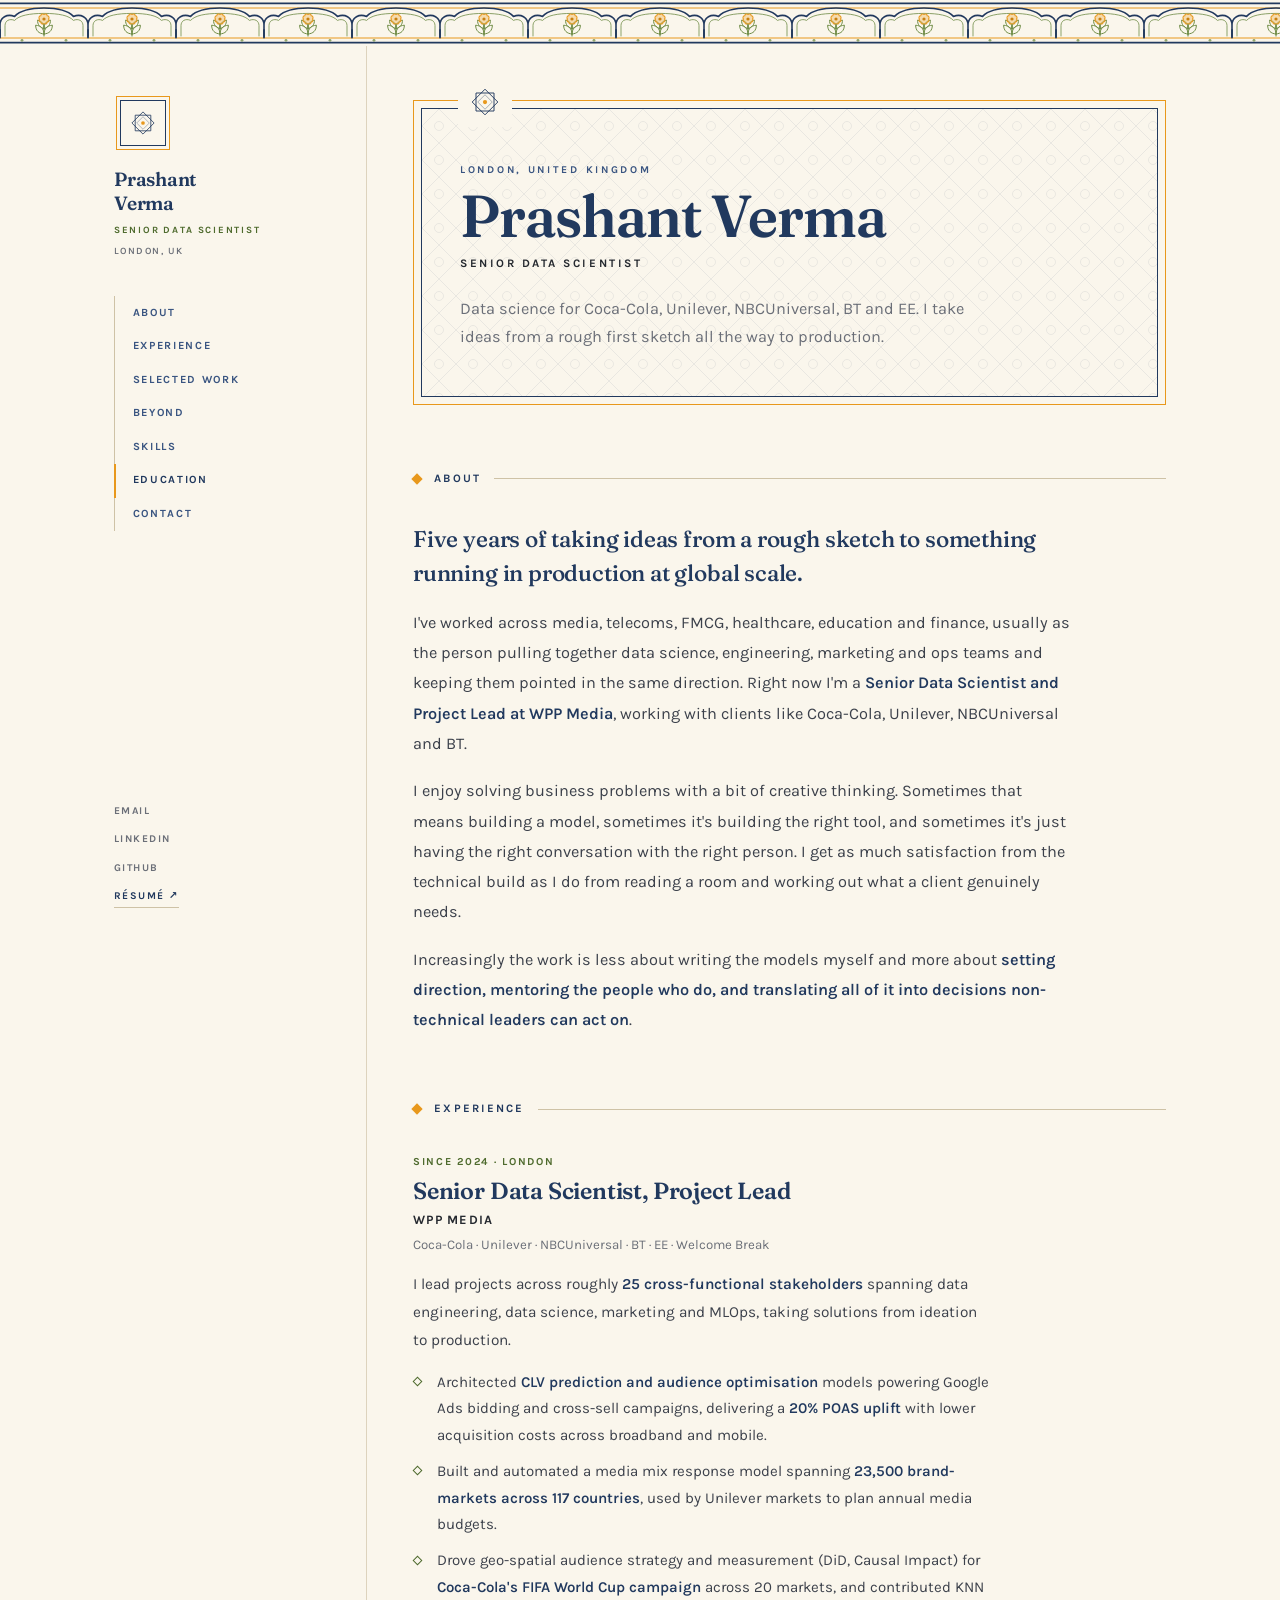
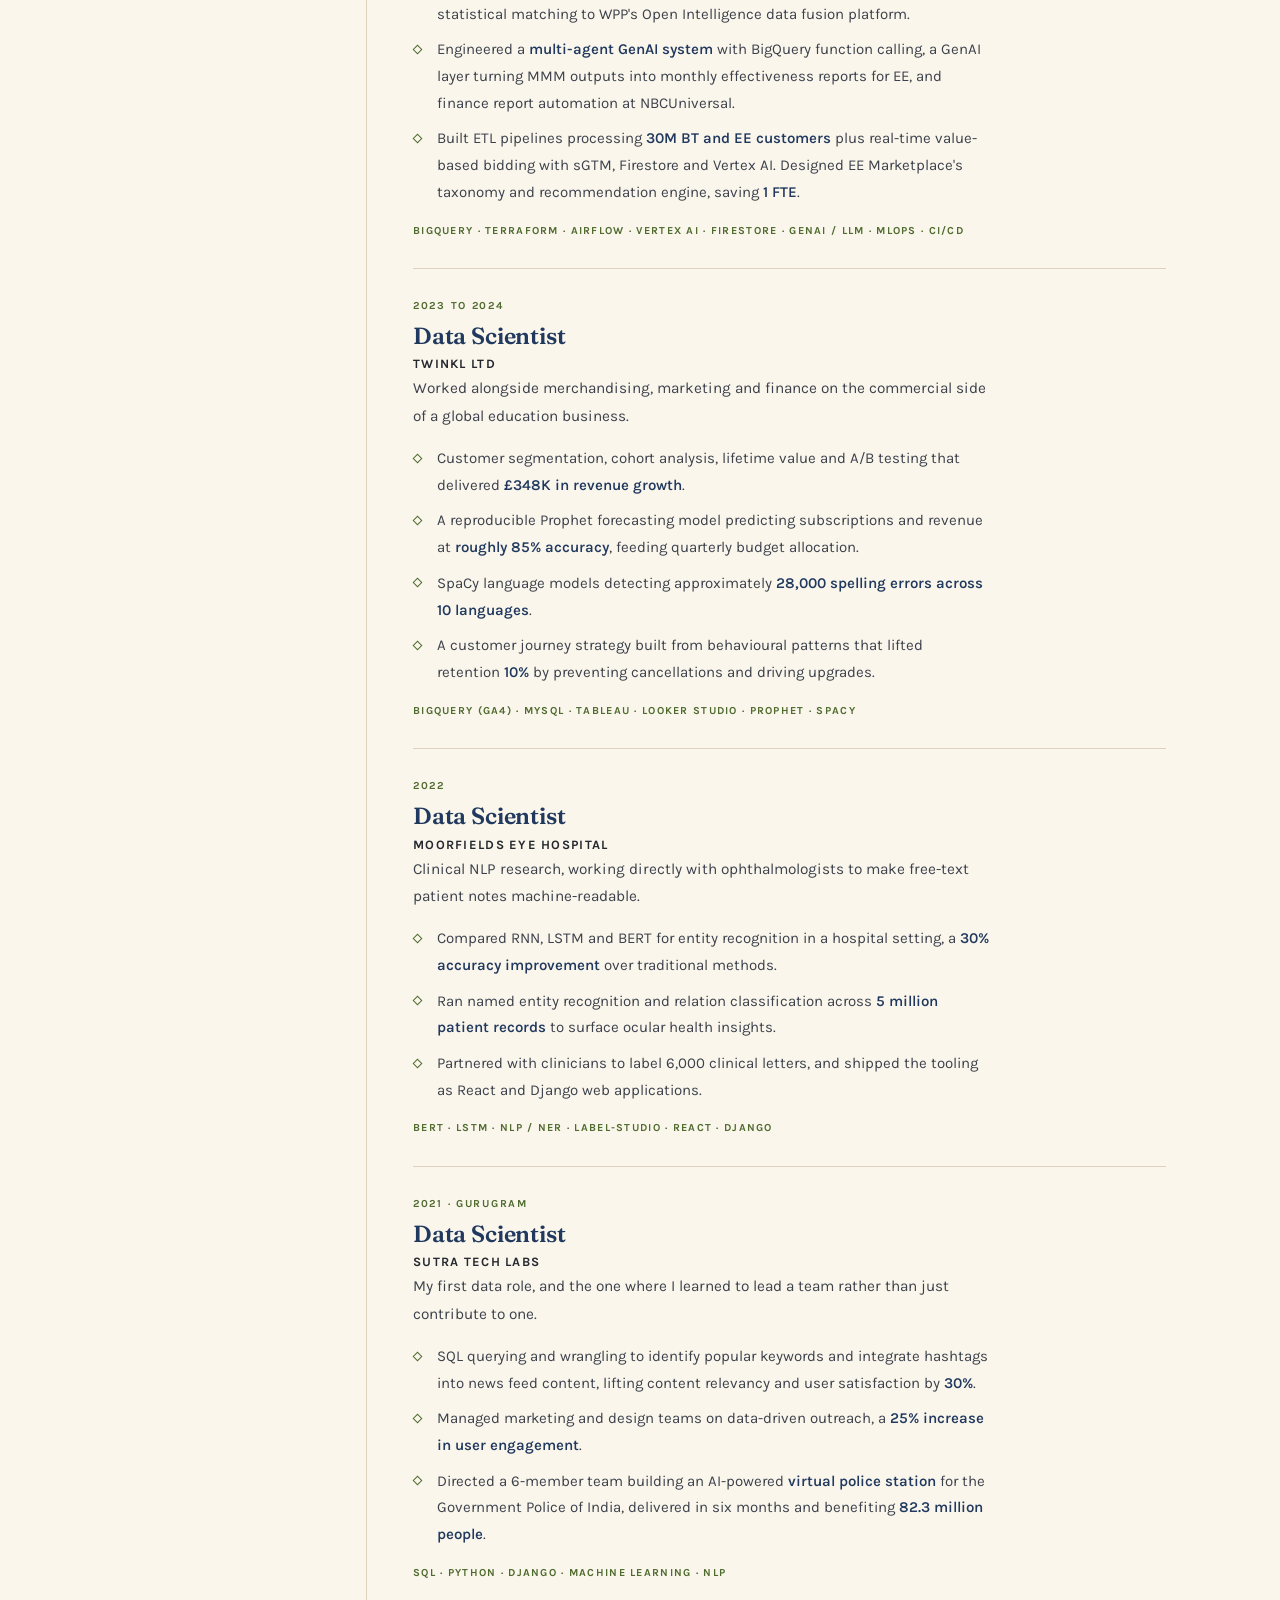
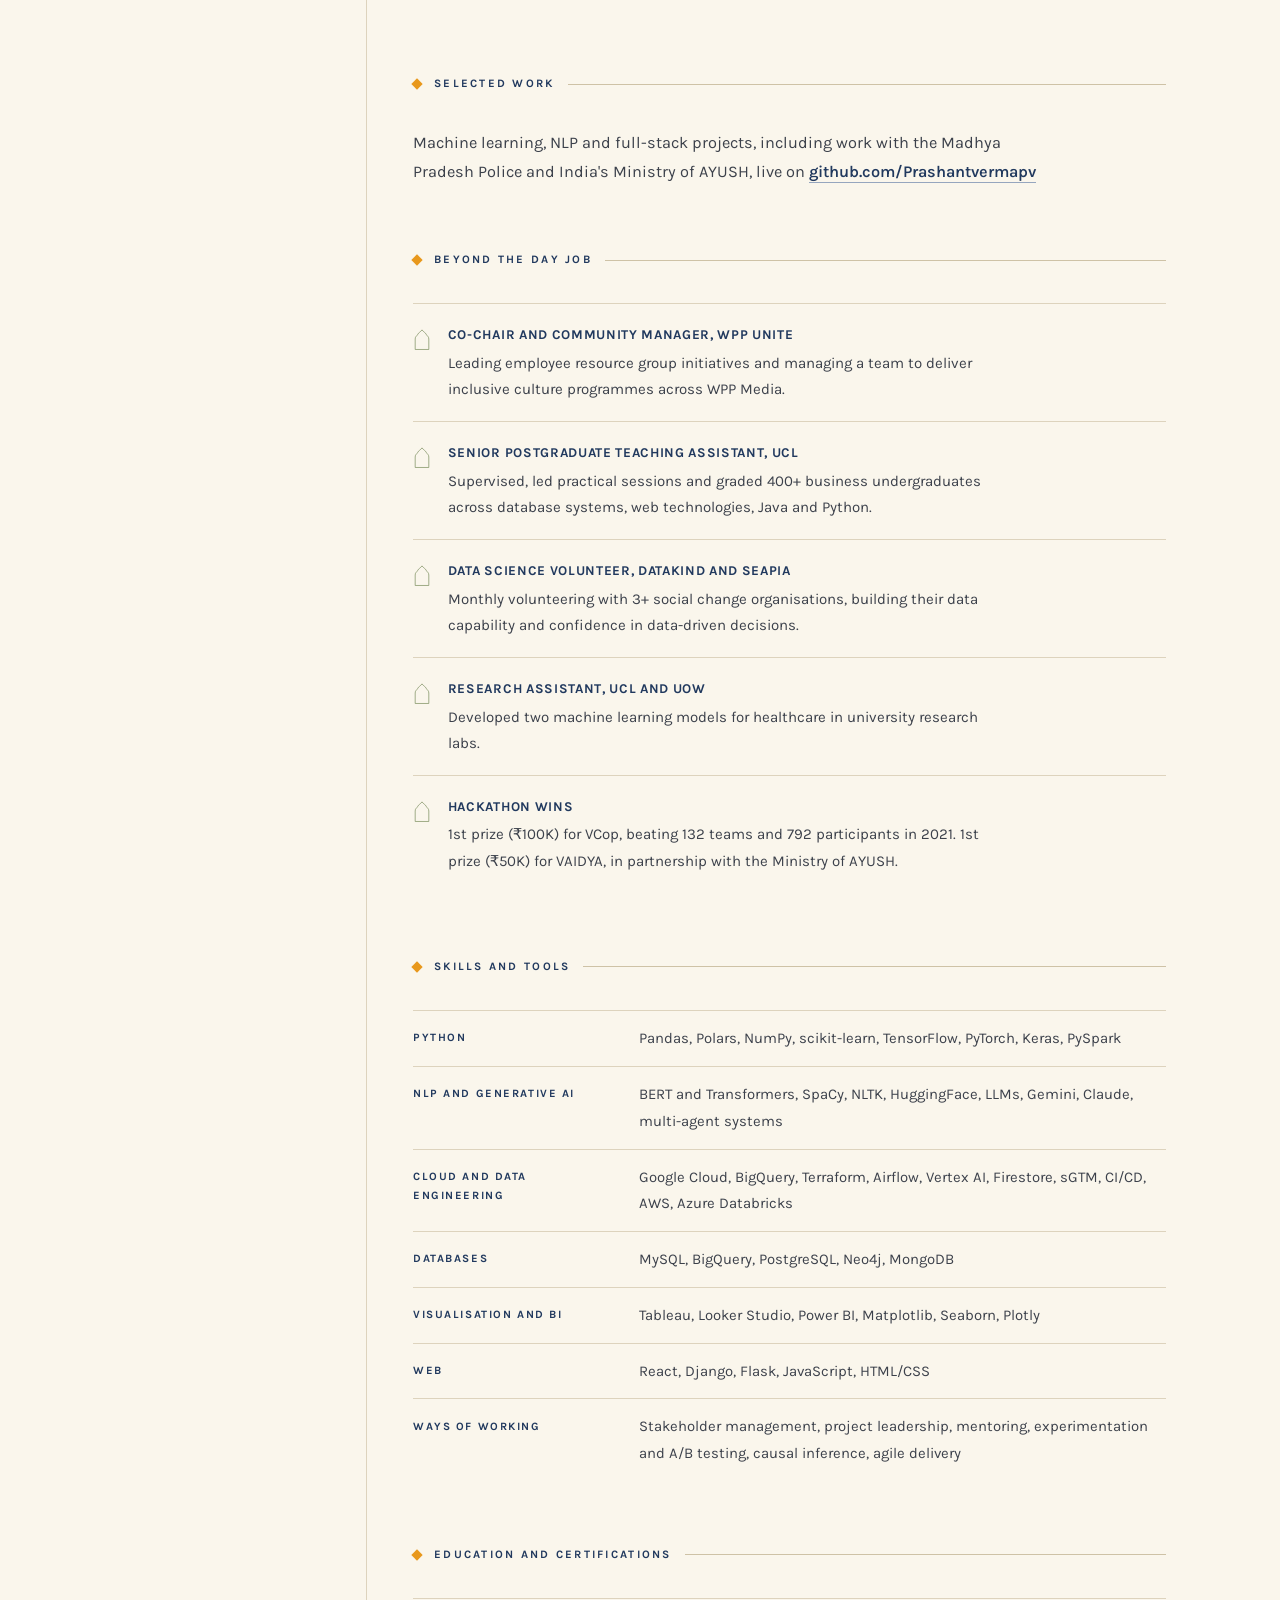
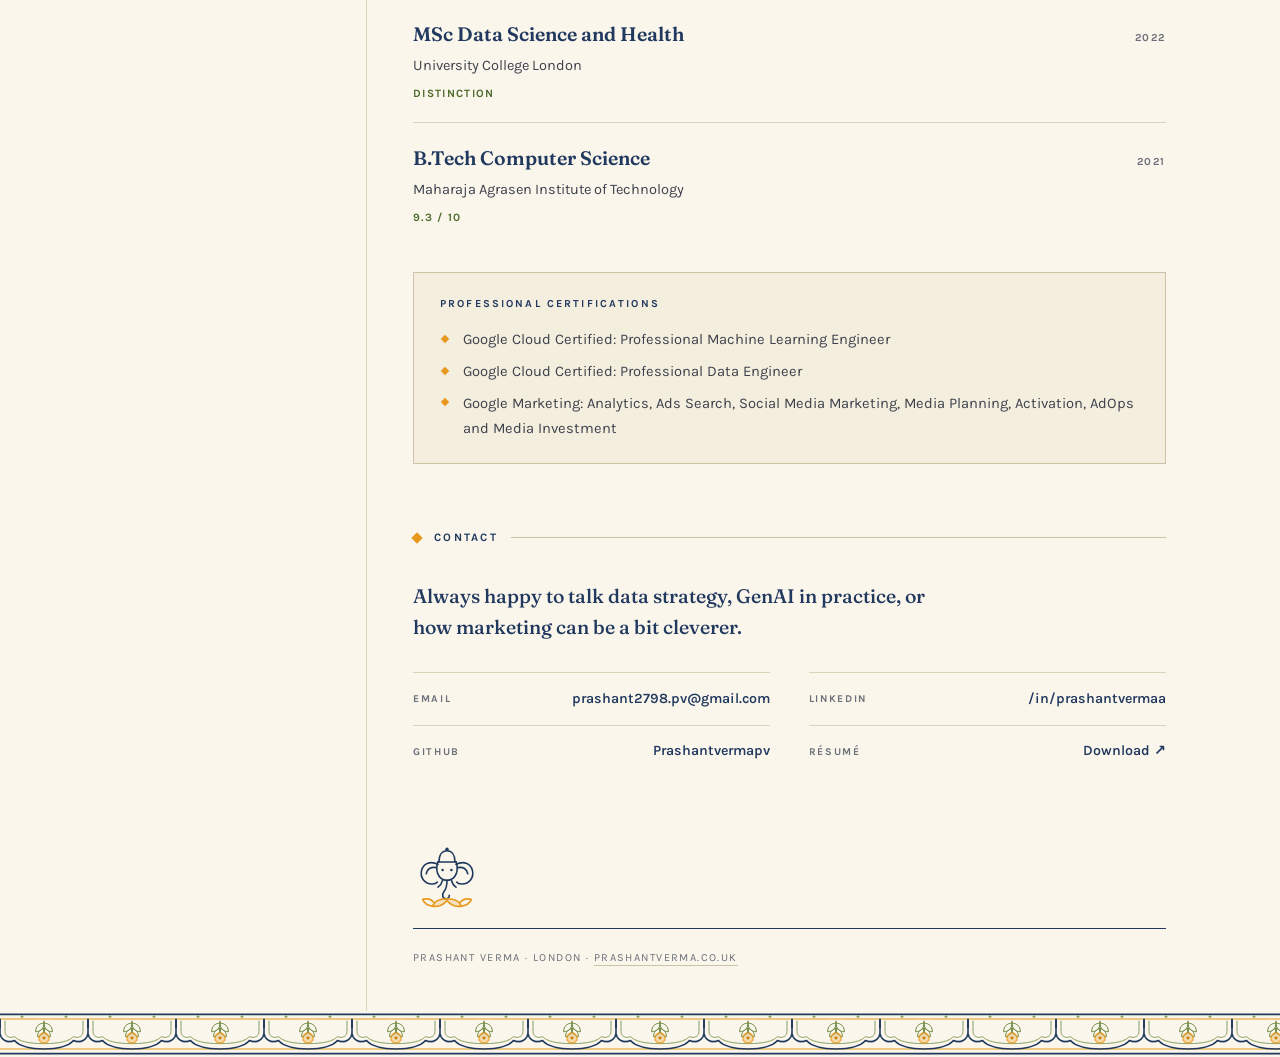
<file: cv/index.html>
<!DOCTYPE html>
<html lang="en">
<head>
<meta charset="UTF-8">
<meta name="viewport" content="width=device-width, initial-scale=1.0">
<title>Prashant Verma, Senior Data Scientist</title>
<meta name="description" content="Prashant Verma, Senior Data Scientist in London. Data science for Coca-Cola, Unilever, NBCUniversal, BT and EE. Machine learning, GenAI and data engineering across media, healthcare, education and finance.">
<link rel="preconnect" href="https://fonts.googleapis.com">
<link rel="preconnect" href="https://fonts.gstatic.com" crossorigin>
<link href="https://fonts.googleapis.com/css2?family=Fraunces:ital,opsz,wght,SOFT,WONK@0,9..144,400..700,0..100,0..1&family=Karla:wght@400;500;600;700&display=swap" rel="stylesheet">
<style>
*,*::before,*::after{box-sizing:border-box;margin:0;padding:0}

:root{
  --cream:#FAF6EC;
  --cream-2:#F4EEDF;
  --indigo:#21395E;
  --indigo-2:#3A5581;
  --indigo-pale:#96A6BE;
  --olive:#4F6B2E;
  --olive-2:#6E8B45;
  --marigold:#E8981C;
  --marigold-2:#C9800F;
  --ink:#25292F;
  --muted:#6B6F78;
  --rule:#DDD3BD;
  --rule-2:#CEC2A6;
}

html{scroll-behavior:smooth}
body{
  background:var(--cream);
  color:var(--ink);
  font-family:'Karla',system-ui,sans-serif;
  font-size:16px;
  line-height:1.72;
  -webkit-font-smoothing:antialiased;
}
a{color:inherit;text-decoration:none}
::selection{background:#F7E3BE;color:var(--indigo)}

h1,h2,h3,.serif{
  font-family:'Fraunces',Georgia,serif;
  font-variation-settings:'SOFT' 20,'WONK' 0;
  font-optical-sizing:auto;
  font-weight:600;
  line-height:1.18;
  letter-spacing:-.008em;
}

/* ══════════ HORIZONTAL FRIEZE ══════════ */
.frieze{width:100%;height:46px;overflow:hidden;pointer-events:none}
.frieze svg{width:100%;height:46px;display:block}
.frieze-b{transform:scaleY(-1)}

/* ══════════ PAGE / SIDEBAR ══════════ */
.page{display:flex;max-width:1104px;margin:0 auto;padding:0 26px}

.sidebar{
  width:252px;flex-shrink:0;
  position:sticky;top:0;align-self:flex-start;height:100vh;
  padding:54px 30px 38px 0;
  display:flex;flex-direction:column;
}
.sb-crest{
  position:relative;width:46px;height:46px;
  border:1px solid var(--indigo);
  display:grid;place-items:center;color:var(--indigo);
  margin:0 0 1.3rem 6px;
}
.sb-crest::after{content:'';position:absolute;inset:-5px;border:1px solid var(--marigold)}
.sb-crest svg{width:26px;height:26px}
.sb-name{
  font-family:'Fraunces',Georgia,serif;
  font-variation-settings:'SOFT' 20,'WONK' 0;
  font-weight:600;font-size:1.2rem;line-height:1.25;
  color:var(--indigo);letter-spacing:-.012em;
}
.sb-role{font-size:.6rem;letter-spacing:.18em;text-transform:uppercase;color:var(--olive);font-weight:700;margin-top:.45rem}
.sb-loc{font-size:.6rem;letter-spacing:.15em;text-transform:uppercase;color:var(--muted);font-weight:600;margin-top:.28rem}

.sb-nav{display:flex;flex-direction:column;margin-top:2.3rem;border-left:1px solid var(--rule-2)}
.sb-nav a{
  font-size:.685rem;letter-spacing:.15em;text-transform:uppercase;font-weight:700;
  color:var(--indigo-2);padding:.46rem 0 .46rem 1.05rem;
  margin-left:-1px;border-left:2px solid transparent;transition:.15s;
}
.sb-nav a:hover{color:var(--olive)}
.sb-nav a.on{color:var(--indigo);border-left-color:var(--marigold)}

.sb-links{margin-top:auto;padding-top:2rem;display:flex;flex-direction:column;gap:.55rem;align-items:flex-start}
.sb-links a{
  font-size:.645rem;letter-spacing:.14em;text-transform:uppercase;font-weight:700;
  color:var(--muted);border-bottom:1px solid transparent;padding-bottom:1px;transition:.15s;
}
.sb-links a:hover{color:var(--olive);border-bottom-color:var(--olive)}
.sb-links .sb-res{color:var(--indigo);border-bottom-color:var(--rule-2)}

.content{flex:1;min-width:0;max-width:800px;border-left:1px solid var(--rule);padding:54px 0 0 46px}

/* ══════════ MASTHEAD ══════════ */
.masthead{position:relative;border:1.5px solid var(--marigold);padding:7px;margin-bottom:64px}
.masthead-inner{position:relative;border:1px solid var(--indigo);padding:52px 38px 46px;overflow:hidden}
.jaali{position:absolute;inset:0;width:100%;height:100%;opacity:.075;pointer-events:none;color:var(--indigo)}
.masthead-content{position:relative;z-index:2}

.crest{
  position:absolute;top:-24px;left:44px;
  width:54px;height:50px;background:var(--cream);
  display:grid;place-items:center;z-index:3;color:var(--indigo);
}
.crest svg{width:30px;height:30px}

.corner{position:absolute;width:22px;height:22px;color:var(--indigo);opacity:.6;z-index:3}
.corner svg{width:100%;height:100%}
.c-tr{top:8px;right:8px;transform:scaleX(-1)}
.c-bl{bottom:8px;left:8px;transform:scaleY(-1)}
.c-br{bottom:8px;right:8px;transform:scale(-1,-1)}

.eyebrow{font-size:.65rem;letter-spacing:.26em;text-transform:uppercase;color:var(--indigo-2);font-weight:700}
.name{
  font-family:'Fraunces',Georgia,serif;
  font-variation-settings:'SOFT' 20,'WONK' 0;
  font-weight:600;
  font-size:clamp(2.4rem,7vw,3.7rem);
  letter-spacing:-.018em;color:var(--indigo);
  margin:.42rem 0 .5rem;line-height:1.02;
}
.role{font-size:.72rem;font-weight:700;letter-spacing:.22em;text-transform:uppercase;color:var(--ink)}
.tagline{font-size:1.02rem;color:var(--muted);max-width:54ch;margin-top:1.35rem;line-height:1.68}

/* ══════════ SECTION HEADERS ══════════ */
section{padding-bottom:64px}
section:last-of-type{padding-bottom:24px}
.shead{display:flex;align-items:center;gap:13px;margin-bottom:2.1rem}
.shead::before{
  content:'';width:8px;height:8px;flex-shrink:0;
  background:var(--marigold);transform:rotate(45deg);
}
.shead .r{flex:1;height:1px;background:var(--rule-2)}
.shead-txt{
  font-size:.71rem;letter-spacing:.2em;text-transform:uppercase;
  font-weight:700;color:var(--indigo);
}

/* ══════════ ABOUT ══════════ */
.prose p{font-size:1.02rem;line-height:1.85;color:#3C414B;margin-bottom:1.1rem;max-width:66ch}
.prose p:last-child{margin-bottom:0}
.prose strong{color:var(--indigo);font-weight:600}
.lead{
  font-family:'Fraunces',Georgia,serif !important;
  font-variation-settings:'SOFT' 20,'WONK' 0;
  font-weight:500;
  font-size:1.42rem !important;line-height:1.5 !important;
  color:var(--indigo) !important;letter-spacing:-.008em;max-width:47ch !important;
}

/* ══════════ EXPERIENCE ══════════ */
.job{padding:28px 0;border-top:1px solid var(--rule)}
.job:first-of-type{border-top:none;padding-top:0}
.job-when{font-size:.67rem;letter-spacing:.16em;text-transform:uppercase;color:var(--olive);font-weight:700;margin-bottom:.4rem}
.job-role{font-size:1.46rem;color:var(--indigo)}
.job-co{font-size:.8rem;font-weight:700;letter-spacing:.1em;text-transform:uppercase;color:var(--ink);margin-top:.25rem}
.job-clients{font-size:.83rem;color:var(--muted);margin-top:.2rem;margin-bottom:.9rem}
.job p{font-size:.96rem;line-height:1.8;color:#3C414B;margin-bottom:.9rem;max-width:64ch}
.job strong{color:var(--indigo);font-weight:600}

ul.pts{list-style:none}
ul.pts li{position:relative;padding-left:1.5rem;font-size:.94rem;line-height:1.78;color:#3C414B;margin-bottom:.55rem;max-width:64ch}
ul.pts li:last-child{margin-bottom:0}
ul.pts li::before{
  content:'';position:absolute;left:1px;top:.64em;
  width:7px;height:7px;border:1.3px solid var(--olive);transform:rotate(45deg);
}
ul.pts li strong{color:var(--indigo);font-weight:600}

.stack{margin-top:1rem;font-size:.67rem;letter-spacing:.12em;text-transform:uppercase;color:var(--olive);font-weight:700}

/* ══════════ WORK ══════════ */
.work-line{font-size:1.02rem;line-height:1.8;color:#3C414B;max-width:64ch}
.work-line a{color:var(--indigo);font-weight:600;border-bottom:1px solid var(--indigo-pale);padding-bottom:1px}
.work-line a:hover{color:var(--olive);border-bottom-color:var(--olive)}

/* ══════════ BEYOND ══════════ */
.beyond{padding:19px 0;border-top:1px solid var(--rule);display:flex;gap:1.05rem}
.beyond:first-of-type{border-top:none;padding-top:0}
.beyond-glyph{width:18px;flex-shrink:0;color:var(--olive);padding-top:5px;opacity:.85}
.beyond-glyph svg{width:18px;height:22px;display:block}
.beyond-t{font-size:.84rem;font-weight:700;letter-spacing:.05em;color:var(--indigo);margin-bottom:.2rem;text-transform:uppercase}
.beyond-d{font-size:.94rem;line-height:1.75;color:#3C414B;max-width:62ch}

/* ══════════ SKILLS ══════════ */
.skill{display:grid;grid-template-columns:200px 1fr;gap:1.6rem;padding:14px 0;border-top:1px solid var(--rule)}
.skill:first-of-type{border-top:none;padding-top:0}
.skill-k{font-size:.7rem;letter-spacing:.14em;text-transform:uppercase;font-weight:700;color:var(--indigo);padding-top:.2rem}
.skill-v{font-size:.93rem;line-height:1.8;color:#3C414B}

/* ══════════ EDUCATION ══════════ */
.edu{padding:19px 0;border-top:1px solid var(--rule)}
.edu:first-of-type{border-top:none;padding-top:0}
.edu-top{display:flex;justify-content:space-between;align-items:baseline;gap:1rem;flex-wrap:wrap}
.edu-t{font-family:'Fraunces',Georgia,serif;font-variation-settings:'SOFT' 20,'WONK' 0;font-weight:600;font-size:1.22rem;color:var(--indigo)}
.edu-y{font-size:.67rem;letter-spacing:.14em;text-transform:uppercase;color:var(--muted);font-weight:700;white-space:nowrap}
.edu-s{font-size:.91rem;color:#3C414B;margin-top:.1rem}
.edu-g{font-size:.7rem;letter-spacing:.12em;text-transform:uppercase;color:var(--olive);font-weight:700;margin-top:.35rem}
.certs{margin-top:26px;border:1px solid var(--rule-2);background:var(--cream-2);padding:22px 26px}
.certs-h{font-size:.67rem;letter-spacing:.2em;text-transform:uppercase;font-weight:700;color:var(--indigo);margin-bottom:.85rem}
.certs ul{list-style:none}
.certs li{position:relative;padding-left:1.45rem;font-size:.92rem;line-height:1.72;color:#3C414B;margin-bottom:.4rem}
.certs li:last-child{margin-bottom:0}
.certs li::before{content:'';position:absolute;left:2px;top:.6em;width:6px;height:6px;background:var(--marigold);transform:rotate(45deg);opacity:1}

/* ══════════ CONTACT ══════════ */
.contact-intro{
  font-family:'Fraunces',Georgia,serif;font-variation-settings:'SOFT' 20,'WONK' 0;font-weight:500;
  font-size:1.22rem;line-height:1.55;color:var(--indigo);max-width:40ch;margin-bottom:1.9rem;
}
.contact-grid{display:grid;grid-template-columns:1fr 1fr;gap:0 2.4rem}
.cx{display:flex;justify-content:space-between;align-items:center;gap:1rem;padding:.85rem 0;border-top:1px solid var(--rule);font-size:.89rem}
.cx-k{font-size:.65rem;letter-spacing:.16em;text-transform:uppercase;color:var(--muted);font-weight:700}
.cx-v{color:var(--indigo);font-weight:600;text-align:right;overflow-wrap:anywhere}
.cx:hover .cx-v{text-decoration:underline;text-underline-offset:3px}

/* ══════════ FOOTER ══════════ */
.ganesh{margin-top:44px}
.ganesh svg{width:68px;height:64px;display:block;color:var(--indigo)}
footer{margin-top:18px;padding:20px 0 44px;border-top:1.5px solid var(--indigo)}
footer p{font-size:.68rem;letter-spacing:.13em;text-transform:uppercase;color:var(--muted)}
footer a{border-bottom:1px solid var(--rule-2);padding-bottom:1px}
footer a:hover{color:var(--olive);border-bottom-color:var(--olive)}

/* ══════════ RESPONSIVE ══════════ */
@media(max-width:1040px){
  .page{max-width:960px}
  .sidebar{width:214px;padding-right:24px}
  .content{padding-left:36px}
}
@media(max-width:900px){
  .page{flex-direction:column;max-width:760px;padding:0 22px}
  .sidebar{display:block;width:auto;position:static;height:auto;padding:30px 0 0}
  .sb-id{display:none}
  .sb-nav{
    flex-direction:row;flex-wrap:wrap;gap:0 1.45rem;margin-top:0;
    border-left:none;border-bottom:1px solid var(--rule-2);
  }
  .sb-nav a{
    padding:.32rem 0;margin-left:0;margin-bottom:-1px;
    border-left:none;border-bottom:2px solid transparent;
  }
  .sb-nav a.on{border-left-color:transparent;border-bottom-color:var(--marigold)}
  .sb-links{margin-top:1.25rem;padding-top:0;flex-direction:row;flex-wrap:wrap;gap:.5rem 1.35rem}
  .content{border-left:none;max-width:none;padding:32px 0 0}
}
@media(max-width:640px){
  .frieze,.frieze svg{height:34px}
}
@media(max-width:640px){
  body{font-size:15.5px}
  .page{padding:0 18px}
  .sidebar{padding-top:22px}
  .masthead{margin-bottom:46px}
  .masthead-inner{padding:44px 20px 30px}
  .crest{left:24px}
  .tagline{font-size:.97rem}
  .lead{font-size:1.2rem !important;max-width:none !important}
  .skill{grid-template-columns:1fr;gap:.25rem}
  .contact-grid{grid-template-columns:1fr;gap:0}
  section{padding-bottom:48px}
  .certs{padding:20px 18px}
  .shead-txt{font-size:.63rem;letter-spacing:.14em}
  .contact-intro{font-size:1.1rem}
}
</style>
</head>
<body>

<!-- ══════════════ ORNAMENT DEFINITIONS ══════════════ -->
<svg width="0" height="0" style="position:absolute" aria-hidden="true">
  <defs>

    <symbol id="star" viewBox="0 0 48 48">
      <g fill="none" stroke="currentColor" stroke-width="1.5" stroke-linejoin="round">
        <path d="M24 3.5 44.5 24 24 44.5 3.5 24Z"/>
        <path d="M9.6 9.6h28.8v28.8H9.6Z"/>
        <path d="M24 12.4 35.6 24 24 35.6 12.4 24Z" stroke-width="1.1" stroke-opacity=".55"/>
        <circle cx="24" cy="24" r="3.4" fill="#E8981C" stroke="none"/>
      </g>
    </symbol>

    <symbol id="rosette" viewBox="0 0 48 48">
      <g fill="none" stroke="currentColor" stroke-width="1.5" stroke-linejoin="round">
        <path d="M24 24C21 17.5 20.5 11 24 5c3.5 6 3 12.5 0 19Z"/>
        <path d="M24 24C21 17.5 20.5 11 24 5c3.5 6 3 12.5 0 19Z" transform="rotate(45 24 24)"/>
        <path d="M24 24C21 17.5 20.5 11 24 5c3.5 6 3 12.5 0 19Z" transform="rotate(90 24 24)"/>
        <path d="M24 24C21 17.5 20.5 11 24 5c3.5 6 3 12.5 0 19Z" transform="rotate(135 24 24)"/>
        <path d="M24 24C21 17.5 20.5 11 24 5c3.5 6 3 12.5 0 19Z" transform="rotate(180 24 24)"/>
        <path d="M24 24C21 17.5 20.5 11 24 5c3.5 6 3 12.5 0 19Z" transform="rotate(225 24 24)"/>
        <path d="M24 24C21 17.5 20.5 11 24 5c3.5 6 3 12.5 0 19Z" transform="rotate(270 24 24)"/>
        <path d="M24 24C21 17.5 20.5 11 24 5c3.5 6 3 12.5 0 19Z" transform="rotate(315 24 24)"/>
        <circle cx="24" cy="24" r="4.4" fill="currentColor" fill-opacity=".22"/>
      </g>
    </symbol>

    <symbol id="lotus" viewBox="0 0 34 22">
      <g fill="none" stroke="currentColor" stroke-width="1.4" stroke-linejoin="round">
        <path d="M17 20c-1.4-4.6-1-9.4 0-13.6 1 4.2 1.4 9 0 13.6Z"/>
        <path d="M17 20c-3.8-.8-7.6-3.6-9.4-7.6 4 .4 7.8 3.2 9.4 7.6Z"/>
        <path d="M17 20c3.8-.8 7.6-3.6 9.4-7.6-4 .4-7.8 3.2-9.4 7.6Z"/>
      </g>
    </symbol>

    <symbol id="cornerleaf" viewBox="0 0 30 30">
      <g fill="none" stroke="currentColor" stroke-width="1.3" stroke-linecap="round">
        <path d="M1 1c0 15 6 22 20 24"/>
        <path d="M4 8c4.6-.6 7.8 1.6 8.6 6-4.4 1-7.6-1.2-8.6-6Z"/>
        <path d="M11 17c4-1.8 7.6-.6 9.4 3.2-4 1.8-7.6.6-9.4-3.2Z"/>
        <circle cx="2.6" cy="2.6" r="1.6" fill="currentColor" fill-opacity=".3"/>
      </g>
    </symbol>

    <symbol id="arch" viewBox="0 0 34 42">
      <g fill="none" stroke="currentColor" stroke-width="1.2" stroke-linejoin="round">
        <path d="M4 41V21c0-5 3.4-5.6 5-9 1.6-3.4 4.4-3.6 8-8.4 3.6 4.8 6.4 5 8 8.4 1.6 3.4 5 4 5 9v20"/>
        <path d="M4 41h26"/>
      </g>
    </symbol>

    <!-- Ganesha, single-weight line art -->
    <symbol id="ganesha" viewBox="0 0 68 64">
      <g fill="none" stroke="currentColor" stroke-width="1.6" stroke-linecap="round" stroke-linejoin="round">
        <!-- finial and crown (mukut) -->
        <circle cx="34" cy="3.2" r="1.7" fill="currentColor" stroke="none"/>
        <path d="M26 16c0-7.5 3.6-11.2 8-11.2S42 8.5 42 16"/>
        <path d="M24.6 16h18.8"/>
        <!-- head -->
        <path d="M24.8 16c-1.2 4-1.4 8-.2 11.4 1.8 4.6 5.4 7 9.4 7s7.6-2.4 9.4-7c1.2-3.4 1-7.4-.2-11.4"/>
        <!-- ears -->
        <path d="M25 18.4c-7.5-4-14.6-1-16.4 6-1.8 7.2 3 14 11 13.6 2.2-.1 3.8-.8 4.8-2"/>
        <path d="M23.2 21.6c-5.4-1-9.2 1.4-10 6.2"/>
        <path d="M43 18.4c7.5-4 14.6-1 16.4 6 1.8 7.2-3 14-11 13.6-2.2-.1-3.8-.8-4.8-2"/>
        <path d="M44.8 21.6c5.4-1 9.2 1.4 10 6.2"/>
        <!-- eyes -->
        <circle cx="29.6" cy="24" r="1.3" fill="currentColor" stroke="none"/>
        <circle cx="38.4" cy="24" r="1.3" fill="currentColor" stroke="none"/>
        <!-- tusks -->
        <path d="M29.4 34.6c-.8 3.2-2.2 5.2-4.4 6.6"/>
        <path d="M38.6 34.6c.8 3.2 2.2 5.2 4.4 6.6"/>
        <!-- trunk -->
        <path d="M34 34.4c0 5.6-1 8.6-3 11.2-2.6 3.4-1.1 7.1 2 7.1 2.2 0 3.5-1.5 3.3-3.3"/>
        <!-- lotus seat -->
        <path d="M34 54.4c-3.6 4.4-9.2 6.6-14.6 5.7 1.8-4.7 7.2-7.4 14.6-7.4s12.8 2.7 14.6 7.4c-5.4.9-11-1.3-14.6-5.7Z" stroke="#E8981C" fill="#E8981C" fill-opacity=".2"/>
        <path d="M19.4 60.1c-4.8-.7-8.4-3.1-9.8-6.7 4.8-1.2 9-.3 11.4 3.4" stroke="#E8981C"/>
        <path d="M48.6 60.1c4.8-.7 8.4-3.1 9.8-6.7-4.8-1.2-9-.3-11.4 3.4" stroke="#E8981C"/>
      </g>
    </symbol>

    <!-- jaali lattice (masthead texture) -->
    <pattern id="jaali" width="34" height="34" patternUnits="userSpaceOnUse">
      <g fill="none" stroke="#21395E" stroke-width="1">
        <path d="M17 0 34 17 17 34 0 17Z"/>
        <circle cx="17" cy="17" r="4.5"/>
      </g>
    </pattern>

    <!-- arcade frieze: marigold flowering in each arched niche -->
    <pattern id="frieze" width="88" height="46" patternUnits="userSpaceOnUse">
      <g fill="none" stroke-linecap="round" stroke-linejoin="round">
        <!-- ruled edges -->
        <path d="M-2 3.4H90" stroke="#21395E" stroke-width="1.9"/>
        <path d="M-2 8H90"   stroke="#E8981C" stroke-width="1.2"/>
        <path d="M-2 42.6H90" stroke="#21395E" stroke-width="1.9"/>
        <path d="M-2 38H90"  stroke="#E8981C" stroke-width="1.2"/>
        <!-- cusped arcade -->
        <path d="M0 36V25c0-7.6 7-11.6 14.6-8.6C20 10.6 30 8 44 8s24 2.6 29.4 8.4C81 13.4 88 17.4 88 25v11"
              stroke="#21395E" stroke-width="1.6"/>
        <path d="M5 36V25.6c0-4.8 4.4-7.4 9.6-5.2C19 15.6 29 13.4 44 13.4s25 2.2 29.4 7c5.2-2.2 9.6.4 9.6 5.2V36"
              stroke="#6E8B45" stroke-width="1" stroke-opacity=".8"/>
        <!-- piers, drawn at both tile edges so the seam joins -->
        <path d="M0 30V37.6" stroke="#21395E" stroke-width="1.9"/>
        <path d="M88 30V37.6" stroke="#21395E" stroke-width="1.9"/>
        <!-- flowering plant seated in the niche -->
        <g transform="translate(44,0)">
          <path d="M0 36V24" stroke="#6E8B45" stroke-width="1.15"/>
          <path d="M0 34c-5.4-.4-8.2-3.4-8.4-8.8 5.4.4 8.2 3.4 8.4 8.8Z" stroke="#6E8B45" stroke-width="1"/>
          <path d="M0 34c5.4-.4 8.2-3.4 8.4-8.8-5.4.4-8.2 3.4-8.4 8.8Z" stroke="#6E8B45" stroke-width="1"/>
          <path d="M0 28.5c-4.4-1.2-6.6-4-6.4-8.4 4.4 1.2 6.6 4 6.4 8.4Z" stroke="#6E8B45" stroke-width="1"/>
          <path d="M0 28.5c4.4-1.2 6.6-4 6.4-8.4-4.4 1.2-6.6 4-6.4 8.4Z" stroke="#6E8B45" stroke-width="1"/>
          <g transform="translate(0,19)">
            <path d="M4.5 0A1.85 1.85 0 0 1 3.18 3.18 1.85 1.85 0 0 1 0 4.5 1.85 1.85 0 0 1-3.18 3.18 1.85 1.85 0 0 1-4.5 0 1.85 1.85 0 0 1-3.18-3.18 1.85 1.85 0 0 1 0-4.5 1.85 1.85 0 0 1 3.18-3.18 1.85 1.85 0 0 1 4.5 0Z"
                  fill="#E8981C" fill-opacity=".3" stroke="#E8981C" stroke-width="1.05"/>
            <circle cx="0" cy="0" r="1.6" fill="#C9800F" stroke="none"/>
          </g>
        </g>
        <!-- buds in the spandrels -->
        <circle cx="22" cy="40.3" r="1.4" fill="#6E8B45" fill-opacity=".75"/>
        <circle cx="66" cy="40.3" r="1.4" fill="#6E8B45" fill-opacity=".75"/>
      </g>
    </pattern>

  </defs>
</svg>

<div class="frieze" aria-hidden="true"><svg><rect width="100%" height="100%" fill="url(#frieze)"/></svg></div>

<div class="page">

  <!-- ══════════════ SIDEBAR ══════════════ -->
  <aside class="sidebar">
    <div class="sb-id">
      <div class="sb-crest"><svg viewBox="0 0 48 48"><use href="#star"/></svg></div>
      <div class="sb-name">Prashant<br>Verma</div>
      <div class="sb-role">Senior Data Scientist</div>
      <div class="sb-loc">London, UK</div>
    </div>

    <nav class="sb-nav">
      <a class="on" href="#about">About</a>
      <a href="#experience">Experience</a>
      <a href="#work">Selected work</a>
      <a href="#beyond">Beyond</a>
      <a href="#skills">Skills</a>
      <a href="#education">Education</a>
      <a href="#contact">Contact</a>
    </nav>

    <div class="sb-links">
      <a href="mailto:prashant2798.pv@gmail.com">Email</a>
      <a href="https://linkedin.com/in/prashantvermaa" target="_blank" rel="noopener">LinkedIn</a>
      <a href="https://github.com/Prashantvermapv" target="_blank" rel="noopener">GitHub</a>
      <a class="sb-res" href="https://drive.google.com/file/d/1QwGwLtvhFz5xvsEtPuu3sFUD4pf5P1sD/view?usp=sharing" target="_blank" rel="noopener">Résumé ↗</a>
    </div>
  </aside>

  <main class="content">

  <!-- ══════════════ MASTHEAD ══════════════ -->
  <header class="masthead">
    <div class="crest"><svg><use href="#star"/></svg></div>
    <div class="masthead-inner">
      <svg class="jaali" preserveAspectRatio="none"><rect width="100%" height="100%" fill="url(#jaali)"/></svg>

      <div class="masthead-content">
        <div class="eyebrow">London, United Kingdom</div>
        <h1 class="name">Prashant Verma</h1>
        <div class="role">Senior Data Scientist</div>
        <p class="tagline">Data science for Coca-Cola, Unilever, NBCUniversal, BT and EE. I take ideas from a rough first sketch all the way to production.</p>
      </div>
    </div>
  </header>

  <!-- ══════════════ 01 ABOUT ══════════════ -->
  <section id="about">
    <div class="shead">
      <span class="shead-txt">About</span>
      <i class="r"></i>
    </div>
    <div class="prose">
      <p class="lead">Five years of taking ideas from a rough sketch to something running in production at global scale.</p>
      <p>I've worked across media, telecoms, FMCG, healthcare, education and finance, usually as the person pulling together data science, engineering, marketing and ops teams and keeping them pointed in the same direction. Right now I'm a <strong>Senior Data Scientist and Project Lead at WPP Media</strong>, working with clients like Coca-Cola, Unilever, NBCUniversal and BT.</p>
      <p>I enjoy solving business problems with a bit of creative thinking. Sometimes that means building a model, sometimes it's building the right tool, and sometimes it's just having the right conversation with the right person. I get as much satisfaction from the technical build as I do from reading a room and working out what a client genuinely needs.</p>
      <p>Increasingly the work is less about writing the models myself and more about <strong>setting direction, mentoring the people who do, and translating all of it into decisions non-technical leaders can act on</strong>.</p>
    </div>
  </section>

  <!-- ══════════════ 02 EXPERIENCE ══════════════ -->
  <section id="experience">
    <div class="shead">
      <span class="shead-txt">Experience</span>
      <i class="r"></i>
    </div>

    <article class="job">
      <div class="job-when">Since 2024 · London</div>
      <h3 class="job-role">Senior Data Scientist, Project Lead</h3>
      <div class="job-co">WPP Media</div>
      <div class="job-clients">Coca-Cola · Unilever · NBCUniversal · BT · EE · Welcome Break</div>
      <p>I lead projects across roughly <strong>25 cross-functional stakeholders</strong> spanning data engineering, data science, marketing and MLOps, taking solutions from ideation to production.</p>
      <ul class="pts">
        <li>Architected <strong>CLV prediction and audience optimisation</strong> models powering Google Ads bidding and cross-sell campaigns, delivering a <strong>20% POAS uplift</strong> with lower acquisition costs across broadband and mobile.</li>
        <li>Built and automated a media mix response model spanning <strong>23,500 brand-markets across 117 countries</strong>, used by Unilever markets to plan annual media budgets.</li>
        <li>Drove geo-spatial audience strategy and measurement (DiD, Causal Impact) for <strong>Coca-Cola's FIFA World Cup campaign</strong> across 20 markets, and contributed KNN statistical matching to WPP's Open Intelligence data fusion platform.</li>
        <li>Engineered a <strong>multi-agent GenAI system</strong> with BigQuery function calling, a GenAI layer turning MMM outputs into monthly effectiveness reports for EE, and finance report automation at NBCUniversal.</li>
        <li>Built ETL pipelines processing <strong>30M BT and EE customers</strong> plus real-time value-based bidding with sGTM, Firestore and Vertex AI. Designed EE Marketplace's taxonomy and recommendation engine, saving <strong>1 FTE</strong>.</li>
      </ul>
      <div class="stack">BigQuery · Terraform · Airflow · Vertex AI · Firestore · GenAI / LLM · MLOps · CI/CD</div>
    </article>

    <article class="job">
      <div class="job-when">2023 to 2024</div>
      <h3 class="job-role">Data Scientist</h3>
      <div class="job-co">Twinkl Ltd</div>
      <p>Worked alongside merchandising, marketing and finance on the commercial side of a global education business.</p>
      <ul class="pts">
        <li>Customer segmentation, cohort analysis, lifetime value and A/B testing that delivered <strong>£348K in revenue growth</strong>.</li>
        <li>A reproducible Prophet forecasting model predicting subscriptions and revenue at <strong>roughly 85% accuracy</strong>, feeding quarterly budget allocation.</li>
        <li>SpaCy language models detecting approximately <strong>28,000 spelling errors across 10 languages</strong>.</li>
        <li>A customer journey strategy built from behavioural patterns that lifted retention <strong>10%</strong> by preventing cancellations and driving upgrades.</li>
      </ul>
      <div class="stack">BigQuery (GA4) · MySQL · Tableau · Looker Studio · Prophet · SpaCy</div>
    </article>

    <article class="job">
      <div class="job-when">2022</div>
      <h3 class="job-role">Data Scientist</h3>
      <div class="job-co">Moorfields Eye Hospital</div>
      <p>Clinical NLP research, working directly with ophthalmologists to make free-text patient notes machine-readable.</p>
      <ul class="pts">
        <li>Compared RNN, LSTM and BERT for entity recognition in a hospital setting, a <strong>30% accuracy improvement</strong> over traditional methods.</li>
        <li>Ran named entity recognition and relation classification across <strong>5 million patient records</strong> to surface ocular health insights.</li>
        <li>Partnered with clinicians to label 6,000 clinical letters, and shipped the tooling as React and Django web applications.</li>
      </ul>
      <div class="stack">BERT · LSTM · NLP / NER · Label-Studio · React · Django</div>
    </article>

    <article class="job">
      <div class="job-when">2021 · Gurugram</div>
      <h3 class="job-role">Data Scientist</h3>
      <div class="job-co">Sutra Tech Labs</div>
      <p>My first data role, and the one where I learned to lead a team rather than just contribute to one.</p>
      <ul class="pts">
        <li>SQL querying and wrangling to identify popular keywords and integrate hashtags into news feed content, lifting content relevancy and user satisfaction by <strong>30%</strong>.</li>
        <li>Managed marketing and design teams on data-driven outreach, a <strong>25% increase in user engagement</strong>.</li>
        <li>Directed a 6-member team building an AI-powered <strong>virtual police station</strong> for the Government Police of India, delivered in six months and benefiting <strong>82.3 million people</strong>.</li>
      </ul>
      <div class="stack">SQL · Python · Django · Machine Learning · NLP</div>
    </article>
  </section>

  <!-- ══════════════ 03 WORK ══════════════ -->
  <section id="work">
    <div class="shead">
      <span class="shead-txt">Selected work</span>
      <i class="r"></i>
    </div>
    <p class="work-line">Machine learning, NLP and full-stack projects, including work with the Madhya Pradesh Police and India's Ministry of AYUSH, live on <a href="https://github.com/Prashantvermapv" target="_blank" rel="noopener">github.com/Prashantvermapv</a></p>
  </section>

  <!-- ══════════════ 04 BEYOND ══════════════ -->
  <section id="beyond">
    <div class="shead">
      <span class="shead-txt">Beyond the day job</span>
      <i class="r"></i>
    </div>

    <div class="beyond">
      <div class="beyond-glyph"><svg viewBox="0 0 34 42"><use href="#arch"/></svg></div>
      <div>
        <div class="beyond-t">Co-Chair and Community Manager, WPP Unite</div>
        <div class="beyond-d">Leading employee resource group initiatives and managing a team to deliver inclusive culture programmes across WPP Media.</div>
      </div>
    </div>

    <div class="beyond">
      <div class="beyond-glyph"><svg viewBox="0 0 34 42"><use href="#arch"/></svg></div>
      <div>
        <div class="beyond-t">Senior Postgraduate Teaching Assistant, UCL</div>
        <div class="beyond-d">Supervised, led practical sessions and graded 400+ business undergraduates across database systems, web technologies, Java and Python.</div>
      </div>
    </div>

    <div class="beyond">
      <div class="beyond-glyph"><svg viewBox="0 0 34 42"><use href="#arch"/></svg></div>
      <div>
        <div class="beyond-t">Data science volunteer, DataKind and SEAPIA</div>
        <div class="beyond-d">Monthly volunteering with 3+ social change organisations, building their data capability and confidence in data-driven decisions.</div>
      </div>
    </div>

    <div class="beyond">
      <div class="beyond-glyph"><svg viewBox="0 0 34 42"><use href="#arch"/></svg></div>
      <div>
        <div class="beyond-t">Research assistant, UCL and UoW</div>
        <div class="beyond-d">Developed two machine learning models for healthcare in university research labs.</div>
      </div>
    </div>

    <div class="beyond">
      <div class="beyond-glyph"><svg viewBox="0 0 34 42"><use href="#arch"/></svg></div>
      <div>
        <div class="beyond-t">Hackathon wins</div>
        <div class="beyond-d">1st prize (₹100K) for VCop, beating 132 teams and 792 participants in 2021. 1st prize (₹50K) for VAIDYA, in partnership with the Ministry of AYUSH.</div>
      </div>
    </div>
  </section>

  <!-- ══════════════ 05 SKILLS ══════════════ -->
  <section id="skills">
    <div class="shead">
      <span class="shead-txt">Skills and tools</span>
      <i class="r"></i>
    </div>

    <div class="skill">
      <div class="skill-k">Python</div>
      <div class="skill-v">Pandas, Polars, NumPy, scikit-learn, TensorFlow, PyTorch, Keras, PySpark</div>
    </div>
    <div class="skill">
      <div class="skill-k">NLP and Generative AI</div>
      <div class="skill-v">BERT and Transformers, SpaCy, NLTK, HuggingFace, LLMs, Gemini, Claude, multi-agent systems</div>
    </div>
    <div class="skill">
      <div class="skill-k">Cloud and data engineering</div>
      <div class="skill-v">Google Cloud, BigQuery, Terraform, Airflow, Vertex AI, Firestore, sGTM, CI/CD, AWS, Azure Databricks</div>
    </div>
    <div class="skill">
      <div class="skill-k">Databases</div>
      <div class="skill-v">MySQL, BigQuery, PostgreSQL, Neo4j, MongoDB</div>
    </div>
    <div class="skill">
      <div class="skill-k">Visualisation and BI</div>
      <div class="skill-v">Tableau, Looker Studio, Power BI, Matplotlib, Seaborn, Plotly</div>
    </div>
    <div class="skill">
      <div class="skill-k">Web</div>
      <div class="skill-v">React, Django, Flask, JavaScript, HTML/CSS</div>
    </div>
    <div class="skill">
      <div class="skill-k">Ways of working</div>
      <div class="skill-v">Stakeholder management, project leadership, mentoring, experimentation and A/B testing, causal inference, agile delivery</div>
    </div>
  </section>

  <!-- ══════════════ 06 EDUCATION ══════════════ -->
  <section id="education">
    <div class="shead">
      <span class="shead-txt">Education and certifications</span>
      <i class="r"></i>
    </div>

    <div class="edu">
      <div class="edu-top">
        <div class="edu-t">MSc Data Science and Health</div>
        <div class="edu-y">2022</div>
      </div>
      <div class="edu-s">University College London</div>
      <div class="edu-g">Distinction</div>
    </div>

    <div class="edu">
      <div class="edu-top">
        <div class="edu-t">B.Tech Computer Science</div>
        <div class="edu-y">2021</div>
      </div>
      <div class="edu-s">Maharaja Agrasen Institute of Technology</div>
      <div class="edu-g">9.3 / 10</div>
    </div>

    <div class="certs">
      <div class="certs-h">Professional certifications</div>
      <ul>
        <li>Google Cloud Certified: Professional Machine Learning Engineer</li>
        <li>Google Cloud Certified: Professional Data Engineer</li>
        <li>Google Marketing: Analytics, Ads Search, Social Media Marketing, Media Planning, Activation, AdOps and Media Investment</li>
      </ul>
    </div>
  </section>

  <!-- ══════════════ 07 CONTACT ══════════════ -->
  <section id="contact">
    <div class="shead">
      <span class="shead-txt">Contact</span>
      <i class="r"></i>
    </div>

    <p class="contact-intro">Always happy to talk data strategy, GenAI in practice, or how marketing can be a bit cleverer.</p>

    <div class="contact-grid">
      <a class="cx" href="mailto:prashant2798.pv@gmail.com">
        <span class="cx-k">Email</span><span class="cx-v">prashant2798.pv@gmail.com</span>
      </a>
      <a class="cx" href="https://linkedin.com/in/prashantvermaa" target="_blank" rel="noopener">
        <span class="cx-k">LinkedIn</span><span class="cx-v">/in/prashantvermaa</span>
      </a>
      <a class="cx" href="https://github.com/Prashantvermapv" target="_blank" rel="noopener">
        <span class="cx-k">GitHub</span><span class="cx-v">Prashantvermapv</span>
      </a>
      <a class="cx" href="https://drive.google.com/file/d/1QwGwLtvhFz5xvsEtPuu3sFUD4pf5P1sD/view?usp=sharing" target="_blank" rel="noopener">
        <span class="cx-k">Résumé</span><span class="cx-v">Download ↗</span>
      </a>
    </div>
  </section>

  <div class="ganesh" aria-hidden="true"><svg viewBox="0 0 68 64"><use href="#ganesha"/></svg></div>

  <footer>
    <p>Prashant Verma · London · <a href="https://prashantverma.co.uk">prashantverma.co.uk</a></p>
  </footer>

  </main>
</div>

<div class="frieze frieze-b" aria-hidden="true"><svg><rect width="100%" height="100%" fill="url(#frieze)"/></svg></div>

<script>
const links = document.querySelectorAll('.sb-nav a');
const io = new IntersectionObserver(entries => {
  entries.forEach(e => {
    if (e.isIntersecting) {
      links.forEach(a => a.classList.remove('on'));
      const m = document.querySelector('.sb-nav a[href="#' + e.target.id + '"]');
      if (m) m.classList.add('on');
    }
  });
}, { rootMargin: '-25% 0px -65% 0px' });
document.querySelectorAll('section[id]').forEach(s => io.observe(s));
</script>
</body>
</html>
</file>
